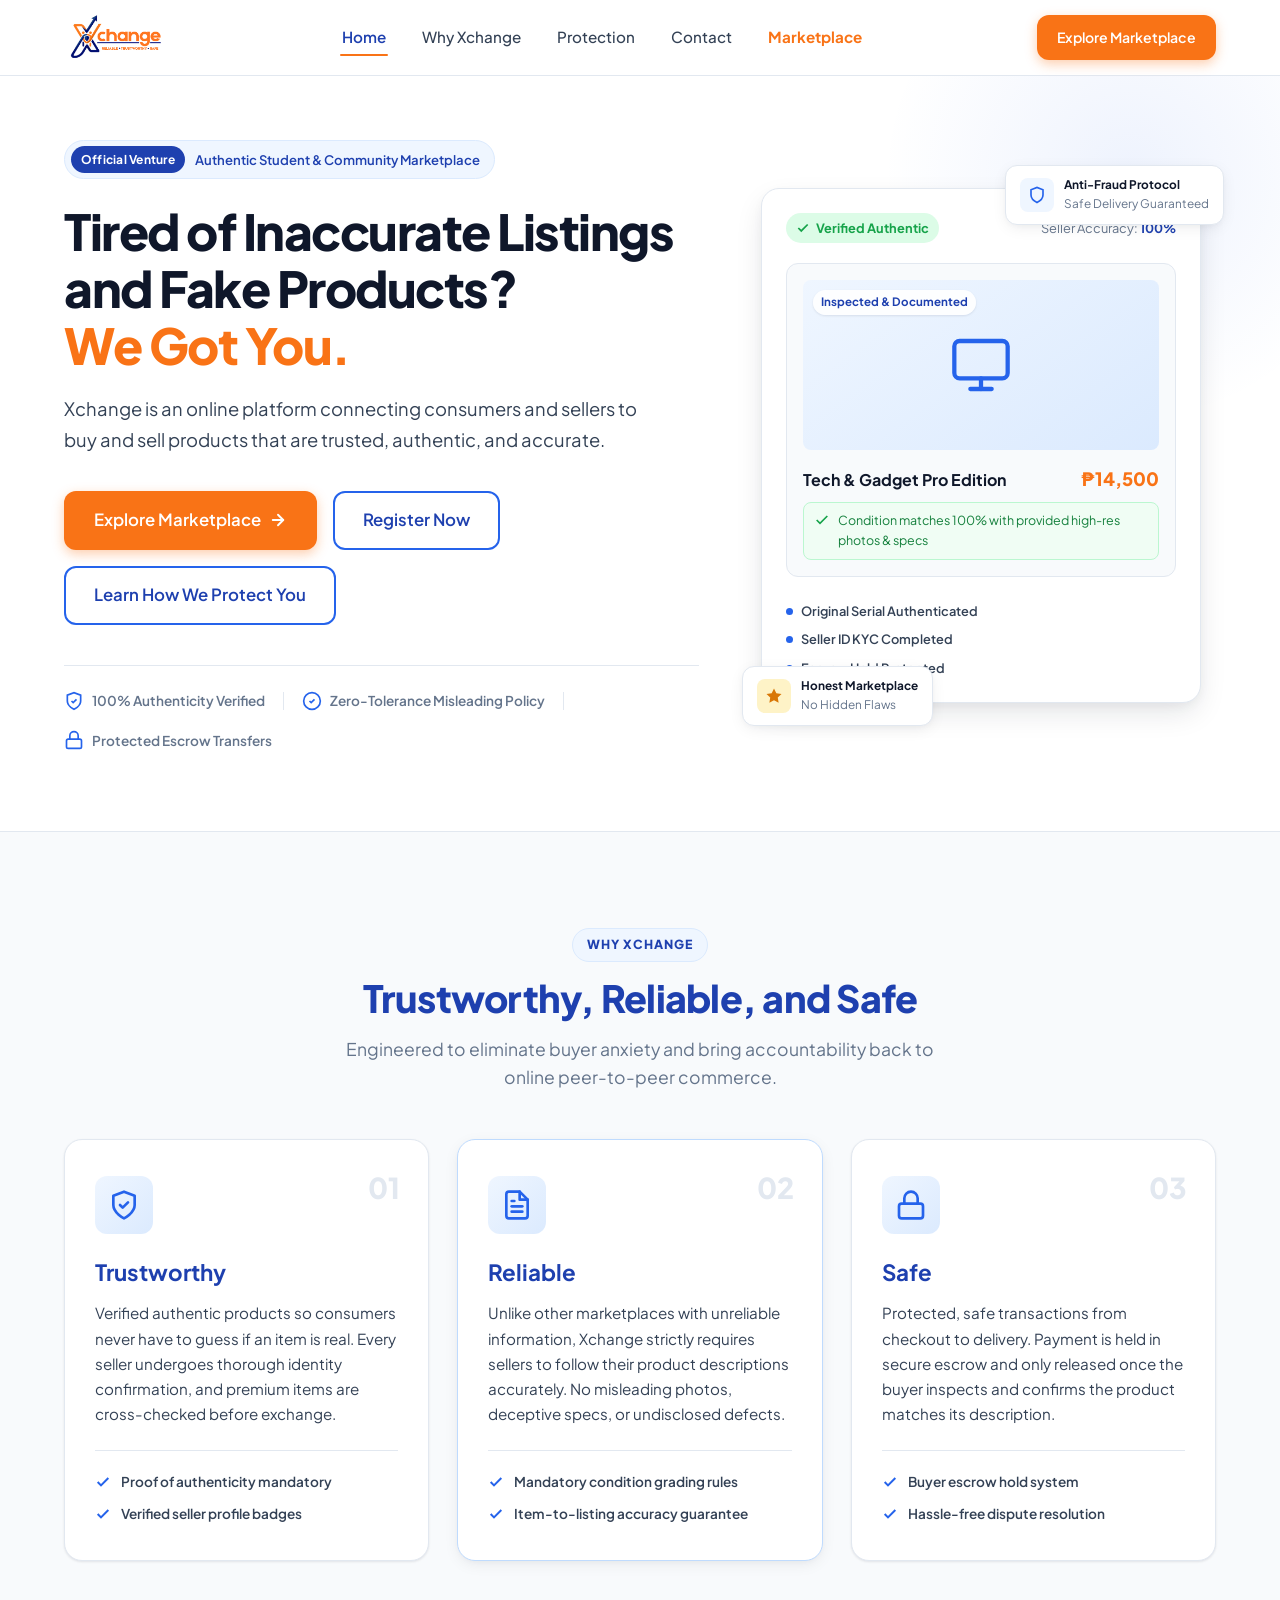
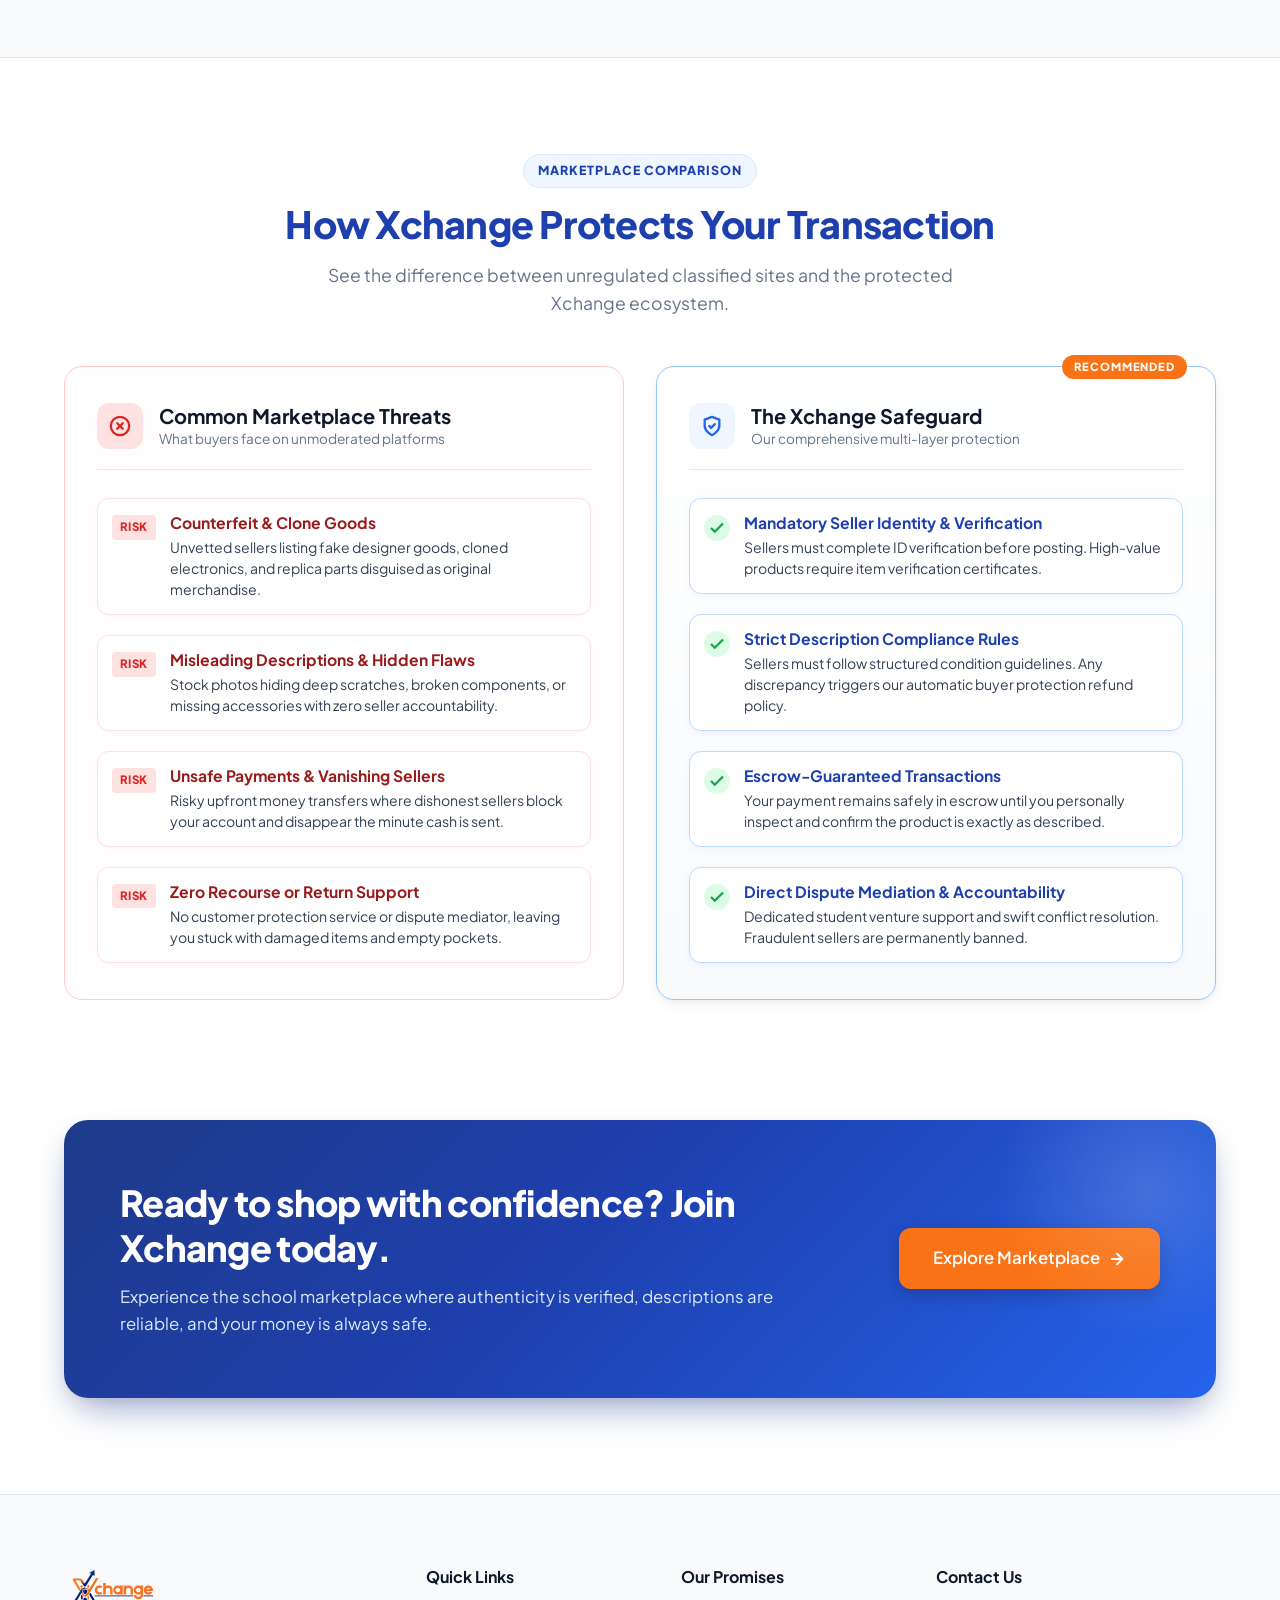
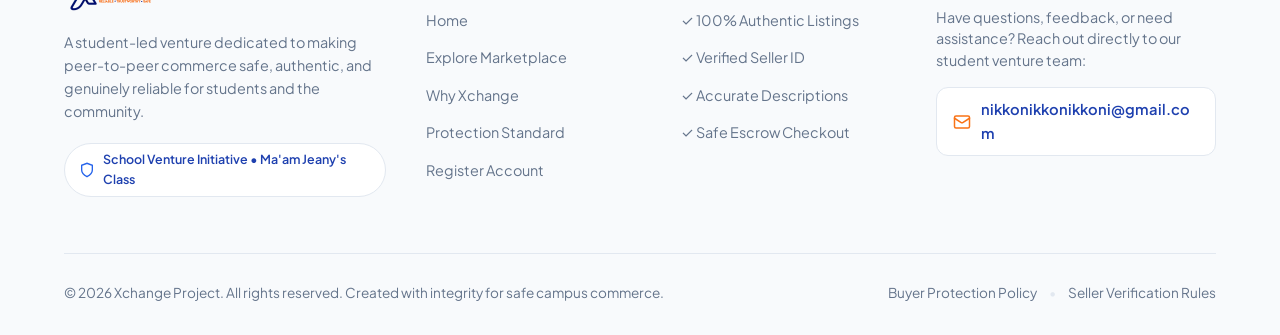
<file: index.html>
<!DOCTYPE html>
<html lang="en">

<head>
  <meta charset="UTF-8">
  <meta name="viewport" content="width=device-width, initial-scale=1.0">
  <meta name="description"
    content="Xchange - A trusted, reliable, and secure online platform connecting consumers and sellers for verified, authentic, and accurate product listings.">
  <title>Xchange | Trustworthy, Reliable & Secure Marketplace</title>

  <!-- Google Fonts: Inter -->
  <link rel="preconnect" href="https://fonts.googleapis.com">
  <link rel="preconnect" href="https://fonts.gstatic.com" crossorigin>
  <link
    href="https://fonts.googleapis.com/css2?family=Plus+Jakarta+Sans:wght@400;500;600;700;800&family=Inter:wght@400;500;600;700&display=swap"
    rel="stylesheet">

  <!-- Main Stylesheet -->
  <link rel="stylesheet" href="styles.css">
</head>

<body>

  <!-- ==================== NAVIGATION BAR ==================== -->
  <header class="navbar" id="top-navbar">
    <div class="nav-container">
      <!-- Brand Logo -->
      <a href="#home" class="logo" aria-label="Xchange Home">
        <img src="logo.png" alt="Xchange - Reliable, Trustworthy, Safe" class="logo-img">
      </a>

      <!-- Desktop Navigation Links -->
      <nav class="nav-links" id="nav-menu" aria-label="Primary Navigation">
        <a href="#home" class="nav-link active">Home</a>
        <a href="#why-xchange" class="nav-link">Why Xchange</a>
        <a href="#protection" class="nav-link">Protection</a>
        <a href="#contact" class="nav-link">Contact</a>
        <a href="shop.html" class="nav-link nav-link-highlight">Marketplace</a>
      </nav>

      <!-- Nav CTA & Mobile Hamburger -->
      <div class="nav-actions">
        <a href="shop.html" class="btn btn-primary btn-nav-cta">Explore Marketplace</a>
        <button type="button" class="mobile-toggle" id="mobile-toggle" aria-label="Toggle navigation menu"
          aria-expanded="false" aria-controls="nav-menu">
          <span class="hamburger-bar"></span>
          <span class="hamburger-bar"></span>
          <span class="hamburger-bar"></span>
        </button>
      </div>
    </div>
  </header>

  <!-- Mobile Navigation Drawer Backdrop -->
  <div class="mobile-overlay" id="mobile-overlay"></div>

  <main>
    <!-- ==================== HERO SECTION ==================== -->
    <section class="hero-section" id="home">
      <div class="container hero-container">
        <!-- Hero Content (Left) -->
        <div class="hero-content">
          <div class="hero-pill">
            <span class="pill-badge">Official Venture</span>
            <span class="pill-text">Authentic Student & Community Marketplace</span>
          </div>

          <h1 class="hero-title">
            Tired of Inaccurate Listings and Fake Products? <span class="text-gradient">We Got You.</span>
          </h1>

          <p class="hero-subheadline">
            Xchange is an online platform connecting consumers and sellers to buy and sell products that are trusted,
            authentic, and accurate.
          </p>

          <div class="hero-cta-group">
            <a href="shop.html" class="btn btn-primary btn-lg">
              <span>Explore Marketplace</span>
              <svg class="icon-arrow" width="18" height="18" viewBox="0 0 24 24" fill="none" stroke="currentColor"
                stroke-width="2.5" stroke-linecap="round" stroke-linejoin="round">
                <line x1="5" y1="12" x2="19" y2="12"></line>
                <polyline points="12 5 19 12 12 19"></polyline>
              </svg>
            </a>
            <button type="button" class="btn btn-outline btn-lg btn-register">
              <span>Register Now</span>
            </button>
            <a href="#protection" class="btn btn-outline btn-lg">
              <span>Learn How We Protect You</span>
            </a>
          </div>

          <!-- Micro Trust Stats -->
          <div class="hero-trust-bar">
            <div class="trust-item">
              <svg class="trust-icon" width="20" height="20" viewBox="0 0 24 24" fill="none" stroke="currentColor"
                stroke-width="2">
                <path d="M12 22s8-4 8-10V5l-8-3-8 3v7c0 6 8 10 8 10z"></path>
                <path d="m9 12 2 2 4-4"></path>
              </svg>
              <span>100% Authenticity Verified</span>
            </div>
            <div class="trust-divider"></div>
            <div class="trust-item">
              <svg class="trust-icon" width="20" height="20" viewBox="0 0 24 24" fill="none" stroke="currentColor"
                stroke-width="2">
                <circle cx="12" cy="12" r="10"></circle>
                <path d="m9 12 2 2 4-4"></path>
              </svg>
              <span>Zero-Tolerance Misleading Policy</span>
            </div>
            <div class="trust-divider"></div>
            <div class="trust-item">
              <svg class="trust-icon" width="20" height="20" viewBox="0 0 24 24" fill="none" stroke="currentColor"
                stroke-width="2">
                <rect x="3" y="11" width="18" height="11" rx="2" ry="2"></rect>
                <path d="M7 11V7a5 5 0 0 1 10 0v4"></path>
              </svg>
              <span>Protected Escrow Transfers</span>
            </div>
          </div>
        </div>

        <!-- Hero Visual Mockup (Right) -->
        <div class="hero-visual">
          <div class="visual-card">
            <!-- Simulated Verified Product Showcase -->
            <div class="visual-card-header">
              <div class="badge-status-verified">
                <svg width="14" height="14" viewBox="0 0 24 24" fill="none" stroke="currentColor" stroke-width="3">
                  <path d="M20 6L9 17l-5-5"></path>
                </svg>
                <span>Verified Authentic</span>
              </div>
              <span class="seller-score">Seller Accuracy: <strong>100%</strong></span>
            </div>

            <div class="product-preview">
              <div class="preview-image-placeholder">
                <div class="preview-glow"></div>
                <div class="preview-tag">Inspected & Documented</div>
                <div class="product-icon-wrap">
                  <svg width="64" height="64" viewBox="0 0 24 24" fill="none" stroke="#2563EB" stroke-width="1.6"
                    stroke-linecap="round" stroke-linejoin="round">
                    <rect x="2" y="3" width="20" height="14" rx="2" ry="2"></rect>
                    <line x1="8" y1="21" x2="16" y2="21"></line>
                    <line x1="12" y1="17" x2="12" y2="21"></line>
                  </svg>
                </div>
              </div>

              <div class="product-details">
                <div class="product-meta">
                  <h4 class="product-name">Tech & Gadget Pro Edition</h4>
                  <span class="product-price">₱14,500</span>
                </div>
                <p class="product-desc-check">
                  <svg width="16" height="16" viewBox="0 0 24 24" fill="none" stroke="#16A34A" stroke-width="2.5">
                    <polyline points="20 6 9 17 4 12"></polyline>
                  </svg>
                  <span>Condition matches 100% with provided high-res photos & specs</span>
                </p>
              </div>
            </div>

            <!-- Verification Checklist inside card -->
            <div class="verification-mini-list">
              <div class="mini-check">
                <span class="check-dot"></span>
                <span>Original Serial Authenticated</span>
              </div>
              <div class="mini-check">
                <span class="check-dot"></span>
                <span>Seller ID KYC Completed</span>
              </div>
              <div class="mini-check">
                <span class="check-dot"></span>
                <span>Escrow Hold Protected</span>
              </div>
            </div>

            <!-- Floating Badge Elements -->
            <div class="floating-badge floating-badge-top">
              <div class="badge-icon shield-bg">
                <svg width="18" height="18" viewBox="0 0 24 24" fill="none" stroke="#2563EB" stroke-width="2.2">
                  <path d="M12 22s8-4 8-10V5l-8-3-8 3v7c0 6 8 10 8 10z"></path>
                </svg>
              </div>
              <div class="badge-text">
                <strong>Anti-Fraud Protocol</strong>
                <span>Safe Delivery Guaranteed</span>
              </div>
            </div>

            <div class="floating-badge floating-badge-bottom">
              <div class="badge-icon star-bg">
                <svg width="18" height="18" viewBox="0 0 24 24" fill="currentColor" stroke="none">
                  <polygon
                    points="12 2 15.09 8.26 22 9.27 17 14.14 18.18 21.02 12 17.77 5.82 21.02 7 14.14 2 9.27 8.91 8.26 12 2">
                  </polygon>
                </svg>
              </div>
              <div class="badge-text">
                <strong>Honest Marketplace</strong>
                <span>No Hidden Flaws</span>
              </div>
            </div>
          </div>
        </div>
      </div>
    </section>

    <!-- ==================== CORE VALUES SECTION ==================== -->
    <section class="values-section" id="why-xchange">
      <div class="container">
        <div class="section-header text-center">
          <span class="section-tag">WHY XCHANGE</span>
          <h2 class="section-title">Trustworthy, Reliable, and Safe</h2>
          <p class="section-subtitle">
            Engineered to eliminate buyer anxiety and bring accountability back to online peer-to-peer commerce.
          </p>
        </div>

        <div class="values-grid">
          <!-- Card 1: Trustworthy -->
          <div class="value-card">
            <div class="value-icon-box">
              <svg width="32" height="32" viewBox="0 0 24 24" fill="none" stroke="currentColor" stroke-width="2"
                stroke-linecap="round" stroke-linejoin="round">
                <path d="M12 22s8-4 8-10V5l-8-3-8 3v7c0 6 8 10 8 10z"></path>
                <path d="m9 12 2 2 4-4"></path>
              </svg>
            </div>
            <span class="value-number">01</span>
            <h3 class="value-title">Trustworthy</h3>
            <p class="value-description">
              Verified authentic products so consumers never have to guess if an item is real. Every seller undergoes
              thorough identity confirmation, and premium items are cross-checked before exchange.
            </p>
            <ul class="value-perks">
              <li>
                <svg width="16" height="16" viewBox="0 0 24 24" fill="none" stroke="currentColor" stroke-width="3">
                  <polyline points="20 6 9 17 4 12"></polyline>
                </svg>
                <span>Proof of authenticity mandatory</span>
              </li>
              <li>
                <svg width="16" height="16" viewBox="0 0 24 24" fill="none" stroke="currentColor" stroke-width="3">
                  <polyline points="20 6 9 17 4 12"></polyline>
                </svg>
                <span>Verified seller profile badges</span>
              </li>
            </ul>
          </div>

          <!-- Card 2: Reliable -->
          <div class="value-card highlight-card">
            <div class="value-icon-box">
              <svg width="32" height="32" viewBox="0 0 24 24" fill="none" stroke="currentColor" stroke-width="2"
                stroke-linecap="round" stroke-linejoin="round">
                <path d="M14 2H6a2 2 0 0 0-2 2v16a2 2 0 0 0 2 2h12a2 2 0 0 0 2-2V8z"></path>
                <polyline points="14 2 14 8 20 8"></polyline>
                <line x1="16" y1="13" x2="8" y2="13"></line>
                <line x1="16" y1="17" x2="8" y2="17"></line>
                <polyline points="10 9 9 9 8 9"></polyline>
              </svg>
            </div>
            <span class="value-number">02</span>
            <h3 class="value-title">Reliable</h3>
            <p class="value-description">
              Unlike other marketplaces with unreliable information, Xchange strictly requires sellers to follow their
              product descriptions accurately. No misleading photos, deceptive specs, or undisclosed defects.
            </p>
            <ul class="value-perks">
              <li>
                <svg width="16" height="16" viewBox="0 0 24 24" fill="none" stroke="currentColor" stroke-width="3">
                  <polyline points="20 6 9 17 4 12"></polyline>
                </svg>
                <span>Mandatory condition grading rules</span>
              </li>
              <li>
                <svg width="16" height="16" viewBox="0 0 24 24" fill="none" stroke="currentColor" stroke-width="3">
                  <polyline points="20 6 9 17 4 12"></polyline>
                </svg>
                <span>Item-to-listing accuracy guarantee</span>
              </li>
            </ul>
          </div>

          <!-- Card 3: Secure -->
          <div class="value-card">
            <div class="value-icon-box">
              <svg width="32" height="32" viewBox="0 0 24 24" fill="none" stroke="currentColor" stroke-width="2"
                stroke-linecap="round" stroke-linejoin="round">
                <rect x="3" y="11" width="18" height="11" rx="2" ry="2"></rect>
                <path d="M7 11V7a5 5 0 0 1 10 0v4"></path>
              </svg>
            </div>
            <span class="value-number">03</span>
            <h3 class="value-title">Safe</h3>
            <p class="value-description">
              Protected, safe transactions from checkout to delivery. Payment is held in secure escrow and only released
              once the buyer inspects and confirms the product matches its description.
            </p>
            <ul class="value-perks">
              <li>
                <svg width="16" height="16" viewBox="0 0 24 24" fill="none" stroke="currentColor" stroke-width="3">
                  <polyline points="20 6 9 17 4 12"></polyline>
                </svg>
                <span>Buyer escrow hold system</span>
              </li>
              <li>
                <svg width="16" height="16" viewBox="0 0 24 24" fill="none" stroke="currentColor" stroke-width="3">
                  <polyline points="20 6 9 17 4 12"></polyline>
                </svg>
                <span>Hassle-free dispute resolution</span>
              </li>
            </ul>
          </div>
        </div>
      </div>
    </section>

    <!-- ==================== THREAT PROTECTION SECTION ==================== -->
    <section class="protection-section" id="protection">
      <div class="container">
        <div class="section-header text-center">
          <span class="section-tag">MARKETPLACE COMPARISON</span>
          <h2 class="section-title">How Xchange Protects Your Transaction</h2>
          <p class="section-subtitle">
            See the difference between unregulated classified sites and the protected Xchange ecosystem.
          </p>
        </div>

        <div class="comparison-grid">
          <!-- Column 1: Common Threats (Other Marketplaces) -->
          <div class="comparison-col threats-col">
            <div class="comparison-header">
              <div class="threat-icon-badge">
                <svg width="22" height="22" viewBox="0 0 24 24" fill="none" stroke="currentColor" stroke-width="2.5"
                  stroke-linecap="round" stroke-linejoin="round">
                  <circle cx="12" cy="12" r="10"></circle>
                  <line x1="15" y1="9" x2="9" y2="15"></line>
                  <line x1="9" y1="9" x2="15" y2="15"></line>
                </svg>
              </div>
              <div>
                <h3 class="col-title">Common Marketplace Threats</h3>
                <p class="col-subtitle">What buyers face on unmoderated platforms</p>
              </div>
            </div>

            <div class="threat-items">
              <div class="threat-item">
                <div class="threat-badge">Risk</div>
                <div class="threat-text">
                  <h4>Counterfeit & Clone Goods</h4>
                  <p>Unvetted sellers listing fake designer goods, cloned electronics, and replica parts disguised as
                    original merchandise.</p>
                </div>
              </div>

              <div class="threat-item">
                <div class="threat-badge">Risk</div>
                <div class="threat-text">
                  <h4>Misleading Descriptions & Hidden Flaws</h4>
                  <p>Stock photos hiding deep scratches, broken components, or missing accessories with zero seller
                    accountability.</p>
                </div>
              </div>

              <div class="threat-item">
                <div class="threat-badge">Risk</div>
                <div class="threat-text">
                  <h4>Unsafe Payments & Vanishing Sellers</h4>
                  <p>Risky upfront money transfers where dishonest sellers block your account and disappear the minute
                    cash is sent.</p>
                </div>
              </div>

              <div class="threat-item">
                <div class="threat-badge">Risk</div>
                <div class="threat-text">
                  <h4>Zero Recourse or Return Support</h4>
                  <p>No customer protection service or dispute mediator, leaving you stuck with damaged items and empty
                    pockets.</p>
                </div>
              </div>
            </div>
          </div>

          <!-- Column 2: Xchange Protection Standard -->
          <div class="comparison-col solution-col">
            <div class="comparison-header">
              <div class="solution-icon-badge">
                <svg width="22" height="22" viewBox="0 0 24 24" fill="none" stroke="currentColor" stroke-width="2.5"
                  stroke-linecap="round" stroke-linejoin="round">
                  <path d="M12 22s8-4 8-10V5l-8-3-8 3v7c0 6 8 10 8 10z"></path>
                  <path d="m9 12 2 2 4-4"></path>
                </svg>
              </div>
              <div>
                <h3 class="col-title">The Xchange Safeguard</h3>
                <p class="col-subtitle">Our comprehensive multi-layer protection</p>
              </div>
            </div>

            <div class="solution-items">
              <div class="solution-item">
                <div class="solution-check">
                  <svg width="18" height="18" viewBox="0 0 24 24" fill="none" stroke="currentColor" stroke-width="3">
                    <polyline points="20 6 9 17 4 12"></polyline>
                  </svg>
                </div>
                <div class="solution-text">
                  <h4>Mandatory Seller Identity & Verification</h4>
                  <p>Sellers must complete ID verification before posting. High-value products require item verification
                    certificates.</p>
                </div>
              </div>

              <div class="solution-item">
                <div class="solution-check">
                  <svg width="18" height="18" viewBox="0 0 24 24" fill="none" stroke="currentColor" stroke-width="3">
                    <polyline points="20 6 9 17 4 12"></polyline>
                  </svg>
                </div>
                <div class="solution-text">
                  <h4>Strict Description Compliance Rules</h4>
                  <p>Sellers must follow structured condition guidelines. Any discrepancy triggers our automatic buyer
                    protection refund policy.</p>
                </div>
              </div>

              <div class="solution-item">
                <div class="solution-check">
                  <svg width="18" height="18" viewBox="0 0 24 24" fill="none" stroke="currentColor" stroke-width="3">
                    <polyline points="20 6 9 17 4 12"></polyline>
                  </svg>
                </div>
                <div class="solution-text">
                  <h4>Escrow-Guaranteed Transactions</h4>
                  <p>Your payment remains safely in escrow until you personally inspect and confirm the product is
                    exactly as described.</p>
                </div>
              </div>

              <div class="solution-item">
                <div class="solution-check">
                  <svg width="18" height="18" viewBox="0 0 24 24" fill="none" stroke="currentColor" stroke-width="3">
                    <polyline points="20 6 9 17 4 12"></polyline>
                  </svg>
                </div>
                <div class="solution-text">
                  <h4>Direct Dispute Mediation & Accountability</h4>
                  <p>Dedicated student venture support and swift conflict resolution. Fraudulent sellers are permanently
                    banned.</p>
                </div>
              </div>
            </div>
          </div>
        </div>
      </div>
    </section>

    <!-- ==================== CALL TO ACTION BANNER ==================== -->
    <section class="cta-banner-section">
      <div class="container">
        <div class="cta-banner-box">
          <div class="cta-banner-content">
            <h2 class="cta-title">Ready to shop with confidence? Join Xchange today.</h2>
            <p class="cta-desc">
              Experience the school marketplace where authenticity is verified, descriptions are reliable, and your
              money is always safe.
            </p>
          </div>
          <div class="cta-banner-action">
            <a href="shop.html" class="btn btn-primary btn-banner">
              <span>Explore Marketplace</span>
              <svg width="18" height="18" viewBox="0 0 24 24" fill="none" stroke="currentColor" stroke-width="2.5"
                stroke-linecap="round" stroke-linejoin="round">
                <line x1="5" y1="12" x2="19" y2="12"></line>
                <polyline points="12 5 19 12 12 19"></polyline>
              </svg>
            </a>
          </div>
        </div>
      </div>
    </section>
  </main>

  <!-- ==================== FOOTER ==================== -->
  <footer class="footer" id="contact">
    <div class="container">
      <div class="footer-grid">
        <!-- Brand & Mission Column -->
        <div class="footer-col footer-brand-col">
            <a href="#home" class="logo footer-logo" aria-label="Xchange Home">
              <img src="logo.png" alt="Xchange - Reliable, Trustworthy, Safe" class="logo-img footer-logo-img">
            </a>
            <p class="footer-desc">
              A student-led venture dedicated to making peer-to-peer commerce safe, authentic, and genuinely reliable
              for students and the community.
            </p>
            <div class="footer-badge">
              <svg width="16" height="16" viewBox="0 0 24 24" fill="none" stroke="currentColor" stroke-width="2">
                <path d="M12 22s8-4 8-10V5l-8-3-8 3v7c0 6 8 10 8 10z"></path>
              </svg>
              <span>School Venture Initiative • Ma'am Jeany's Class</span>
            </div>
        </div>

        <!-- Quick Links Column -->
        <div class="footer-col">
          <h4 class="footer-heading">Quick Links</h4>
          <ul class="footer-links">
            <li><a href="#home">Home</a></li>
            <li><a href="shop.html">Explore Marketplace</a></li>
            <li><a href="#why-xchange">Why Xchange</a></li>
            <li><a href="#protection">Protection Standard</a></li>
            <li><a href="#register" class="btn-register">Register Account</a></li>
          </ul>
        </div>

        <!-- Platform Pillars Column -->
        <div class="footer-col">
          <h4 class="footer-heading">Our Promises</h4>
          <ul class="footer-links">
            <li><span>✓ 100% Authentic Listings</span></li>
            <li><span>✓ Verified Seller ID</span></li>
            <li><span>✓ Accurate Descriptions</span></li>
            <li><span>✓ Safe Escrow Checkout</span></li>
          </ul>
        </div>

        <!-- Contact Column -->
        <div class="footer-col">
          <h4 class="footer-heading">Contact Us</h4>
          <p class="footer-contact-text">
            Have questions, feedback, or need assistance? Reach out directly to our student venture team:
          </p>
          <a href="mailto:nikkonikkonikkoni@gmail.com" class="footer-email-link">
            <svg width="18" height="18" viewBox="0 0 24 24" fill="none" stroke="currentColor" stroke-width="2"
              stroke-linecap="round" stroke-linejoin="round">
              <rect x="2" y="4" width="20" height="16" rx="2"></rect>
              <path d="m22 7-8.97 5.7a1.94 1.94 0 0 1-2.06 0L2 7"></path>
            </svg>
            <span>nikkonikkonikkoni@gmail.com</span>
          </a>
        </div>
      </div>

      <!-- Footer Bottom -->
      <div class="footer-bottom">
        <p>&copy; 2026 Xchange Project. All rights reserved. Created with integrity for safe campus commerce.</p>
        <div class="footer-bottom-links">
          <a href="#protection">Buyer Protection Policy</a>
          <span class="sep">•</span>
          <a href="#why-xchange">Seller Verification Rules</a>
        </div>
      </div>
    </div>
  </footer>

  <!-- ==================== REGISTRATION MODAL ==================== -->
  <div class="modal-overlay" id="register-modal" role="dialog" aria-modal="true" aria-labelledby="modal-title"
    aria-hidden="true">
    <div class="modal-dialog">
      <!-- Close Button -->
      <button type="button" class="modal-close" id="modal-close-btn" aria-label="Close Registration Dialog">
        &times;
      </button>

      <!-- Modal State 1: Registration Form -->
      <div class="modal-form-view" id="modal-form-view">
        <div class="modal-header">
          <div class="modal-logo">
            <img src="logo.png" alt="Xchange Logo" class="logo-img modal-logo-img">
          </div>
          <h3 class="modal-title" id="modal-title">Join Xchange Today</h3>
          <p class="modal-subtitle">Register to buy or sell authentic, verified products with full transaction
            protection.</p>
        </div>

        <form id="registration-form" class="registration-form" novalidate>
          <!-- Full Name -->
          <div class="form-group">
            <label for="reg-name" class="form-label">Full Name <span class="required">*</span></label>
            <input type="text" id="reg-name" name="name" class="form-control" placeholder="e.g. Maria Santos" required
              autocomplete="name">
            <span class="form-error" id="name-error">Please enter your full name.</span>
          </div>

          <!-- Email Address -->
          <div class="form-group">
            <label for="reg-email" class="form-label">Email Address <span class="required">*</span></label>
            <input type="email" id="reg-email" name="email" class="form-control" placeholder="e.g. maria@school.edu"
              required autocomplete="email">
            <span class="form-error" id="email-error">Please enter a valid email address.</span>
          </div>

          <!-- Role Selector -->
          <div class="form-group">
            <label class="form-label">I want to join as: <span class="required">*</span></label>
            <div class="role-selector-grid">
              <label class="role-option active" for="role-buyer">
                <input type="radio" id="role-buyer" name="userRole" value="Buyer" checked>
                <div class="role-card-content">
                  <div class="role-header">
                    <span class="role-title">Buyer</span>
                    <span class="role-radio-dot"></span>
                  </div>
                  <span class="role-desc">Browse & purchase authentic items safely with escrow protection.</span>
                </div>
              </label>

              <label class="role-option" for="role-seller">
                <input type="radio" id="role-seller" name="userRole" value="Seller">
                <div class="role-card-content">
                  <div class="role-header">
                    <span class="role-title">Seller</span>
                    <span class="role-radio-dot"></span>
                  </div>
                  <span class="role-desc">List accurate items and reach trustworthy buyers who value
                    authenticity.</span>
                </div>
              </label>
            </div>
          </div>

          <!-- Terms Checkbox -->
          <div class="form-group form-check">
            <label class="checkbox-label" for="reg-terms">
              <input type="checkbox" id="reg-terms" name="terms" required checked>
              <span class="checkbox-custom"></span>
              <span class="checkbox-text">
                I agree to the Xchange <a href="#protection" class="link-inline">Authenticity & Accurate Listing
                  Guidelines</a>.
              </span>
            </label>
            <span class="form-error" id="terms-error">You must agree to the guidelines to continue.</span>
          </div>

          <!-- Submit Button -->
          <button type="submit" class="btn btn-primary btn-block btn-submit" id="submit-btn">
            <span class="btn-text">Create Account</span>
            <span class="btn-spinner" aria-hidden="true"></span>
          </button>
        </form>
      </div>

      <!-- Modal State 2: Confirmation Message -->
      <div class="modal-success-view" id="modal-success-view" style="display: none;">
        <div class="success-icon-wrap">
          <svg width="48" height="48" viewBox="0 0 24 24" fill="none" stroke="#16A34A" stroke-width="2.5"
            stroke-linecap="round" stroke-linejoin="round">
            <path d="M22 11.08V12a10 10 0 1 1-5.93-9.14"></path>
            <polyline points="22 4 12 14.01 9 11.01"></polyline>
          </svg>
        </div>
        <h3 class="success-title">Account Created Successfully!</h3>
        <p class="success-message">
          Welcome to Xchange, <strong id="success-user-name">Friend</strong>! Your registration as a <strong
            id="success-user-role">Buyer</strong> has been confirmed.
        </p>
        <div class="success-details-box">
          <p>We've sent a verification link and onboarding guide to:</p>
          <p class="success-user-email" id="success-user-email">user@example.com</p>
        </div>
        <p class="success-note">
          You are now ready to experience a marketplace with verified authenticity and 100% accurate listings.
        </p>
        <button type="button" class="btn btn-primary btn-block" id="modal-done-btn">
          Start Exploring Xchange
        </button>
      </div>
    </div>
  </div>

  <!-- Main JavaScript File -->
  <script src="script.js"></script>
</body>

</html>
</file>
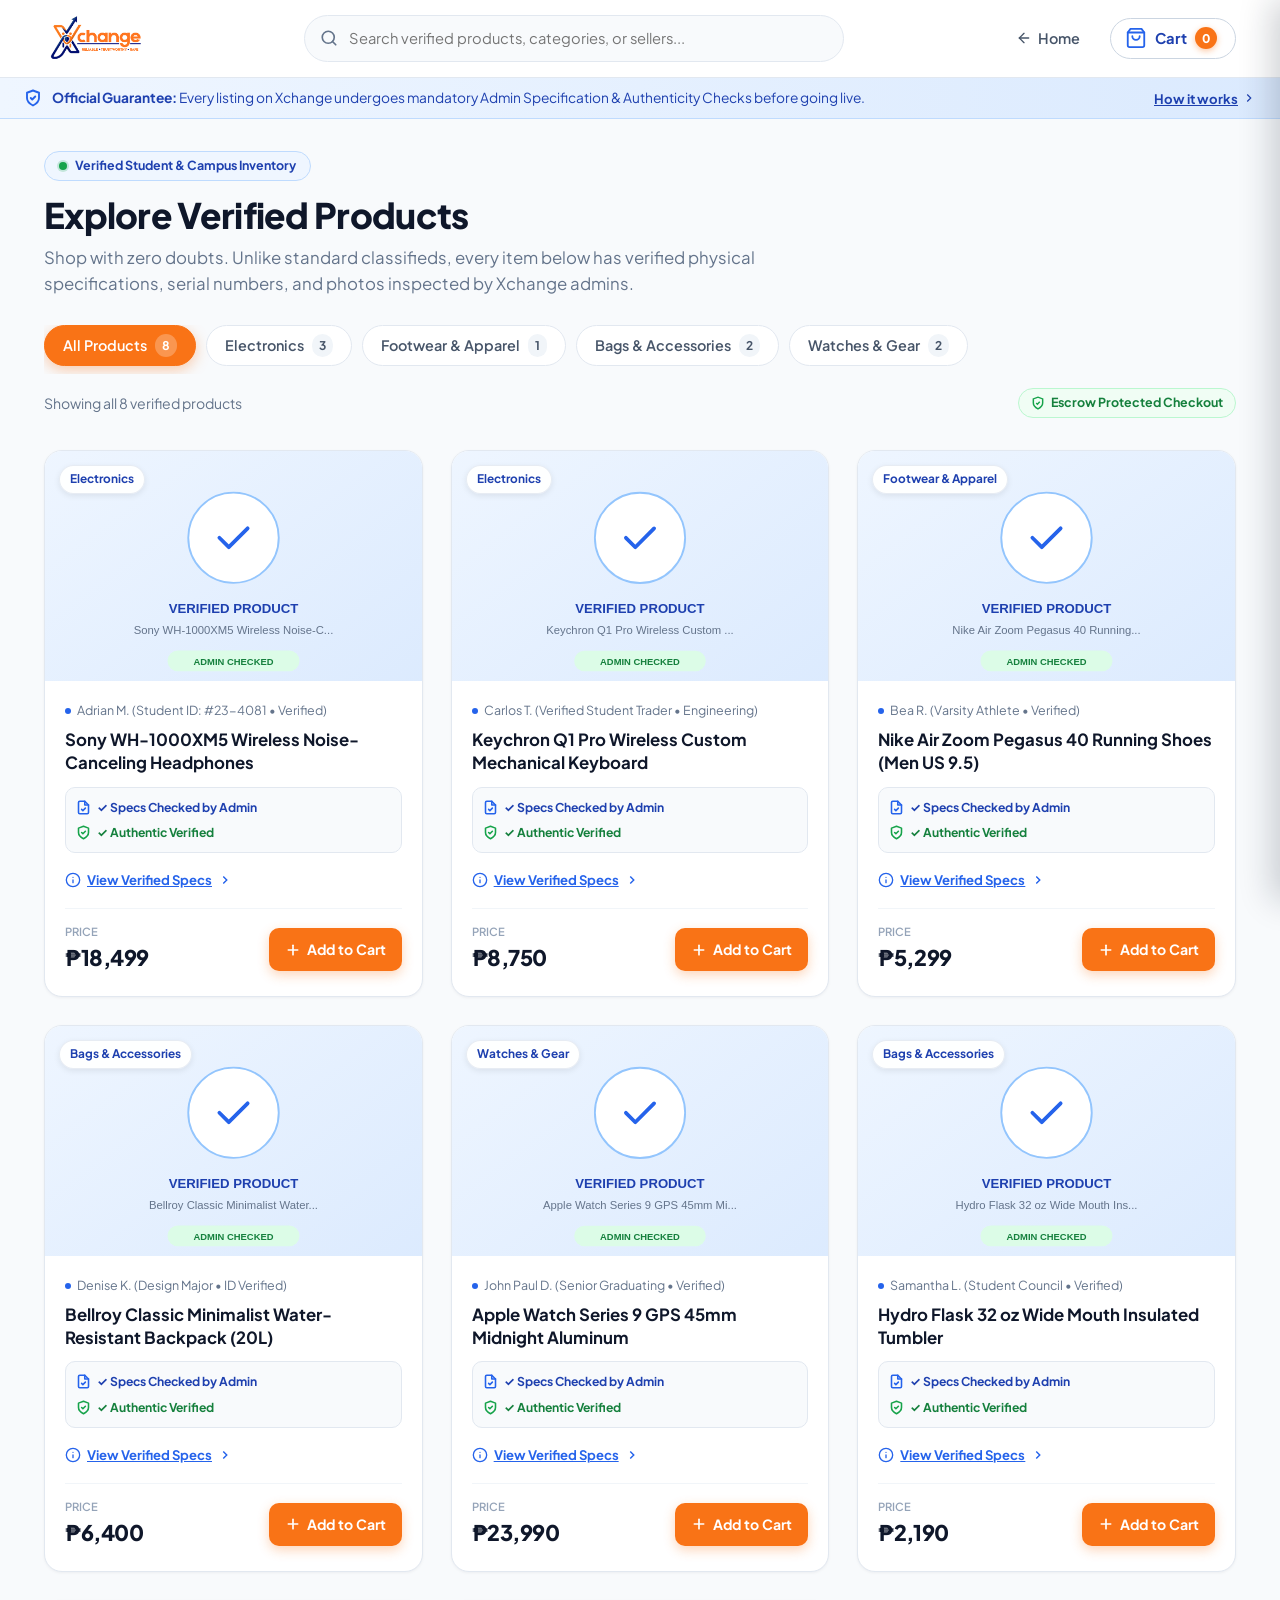
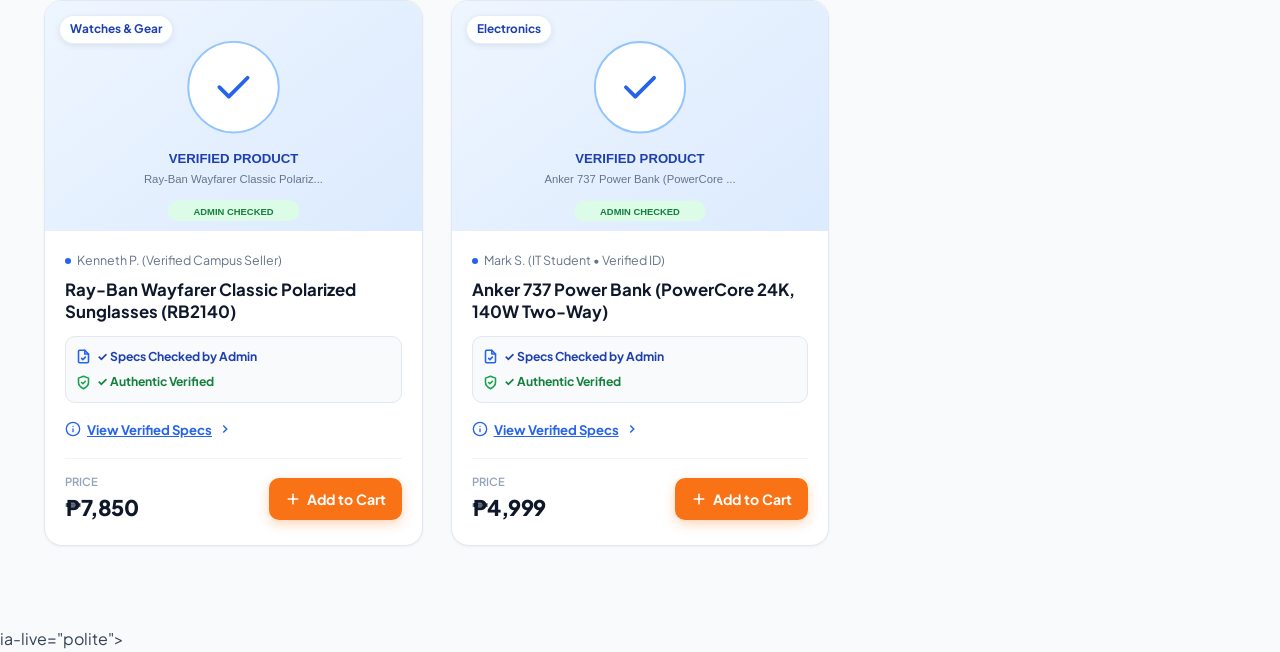
<file: shop.html>
<!DOCTYPE html>
<html lang="en">
<head>
  <meta charset="UTF-8">
  <meta name="viewport" content="width=device-width, initial-scale=1.0">
  <meta name="description" content="Xchange Marketplace - Buy and sell authentic, admin-verified products with zero inaccurate listings and full escrow protection.">
  <title>Xchange Marketplace | Verified, Authentic & Accurate Products</title>

  <!-- Google Fonts: Plus Jakarta Sans & Inter -->
  <link rel="preconnect" href="https://fonts.googleapis.com">
  <link rel="preconnect" href="https://fonts.gstatic.com" crossorigin>
  <link href="https://fonts.googleapis.com/css2?family=Plus+Jakarta+Sans:wght@400;500;600;700;800&family=Inter:wght@400;500;600;700&display=swap" rel="stylesheet">

  <!-- Core Theme & Shop Stylesheets -->
  <link rel="stylesheet" href="styles.css">
  <link rel="stylesheet" href="shop.css">
</head>
<body class="shop-page">

  <!-- ==================== SHOP NAVBAR ==================== -->
  <header class="shop-navbar" id="shop-navbar">
    <div class="shop-nav-container">
      
      <!-- Brand Logo linking back to landing page -->
      <a href="index.html" class="logo shop-logo" aria-label="Xchange Home">
        <img src="logo.png" alt="Xchange - Reliable, Trustworthy, Safe" class="logo-img" onerror="this.style.display='none'; document.getElementById('logo-text-fallback').style.display='inline-flex';">
        <span id="logo-text-fallback" class="logo-text-fallback" style="display:none;"><span class="logo-x">X</span><span class="logo-change">change</span></span>
      </a>

      <!-- Functional Real-Time Search Bar -->
      <div class="shop-search-wrapper" role="search">
        <svg class="search-icon" width="18" height="18" viewBox="0 0 24 24" fill="none" stroke="currentColor" stroke-width="2.2" stroke-linecap="round" stroke-linejoin="round" aria-hidden="true">
          <circle cx="11" cy="11" r="8"></circle>
          <line x1="21" y1="21" x2="16.65" y2="16.65"></line>
        </svg>
        <input 
          type="search" 
          id="search-input" 
          class="shop-search-input" 
          placeholder="Search verified products, categories, or sellers..." 
          aria-label="Search verified products" 
          autocomplete="off"
        >
        <button type="button" id="search-clear-btn" class="search-clear-btn" aria-label="Clear search" title="Clear search" style="display: none;">
          &times;
        </button>
      </div>

      <!-- Nav Actions (Home Link + Cart Button) -->
      <div class="shop-nav-actions">
        <a href="index.html" class="shop-back-link">
          <svg width="16" height="16" viewBox="0 0 24 24" fill="none" stroke="currentColor" stroke-width="2" stroke-linecap="round" stroke-linejoin="round">
            <line x1="19" y1="12" x2="5" y2="12"></line>
            <polyline points="12 19 5 12 12 5"></polyline>
          </svg>
          <span>Home</span>
        </a>

        <!-- Interactive Cart Button with Live Counter Badge -->
        <button type="button" id="cart-btn" class="btn-cart-toggle" aria-label="View shopping cart" aria-haspopup="dialog">
          <svg class="cart-icon" width="22" height="22" viewBox="0 0 24 24" fill="none" stroke="currentColor" stroke-width="2" stroke-linecap="round" stroke-linejoin="round">
            <path d="M6 2L3 6v14a2 2 0 0 0 2 2h14a2 2 0 0 0 2-2V6l-3-4z"></path>
            <line x1="3" y1="6" x2="21" y2="6"></line>
            <path d="M16 10a4 4 0 0 1-8 0"></path>
          </svg>
          <span class="cart-label">Cart</span>
          <span id="cart-count-badge" class="cart-badge" aria-live="polite">0</span>
        </button>
      </div>
    </div>
  </header>

  <!-- ==================== TRUST SUB-BANNER ==================== -->
  <div class="trust-sub-banner" role="status">
    <div class="trust-sub-container">
      <div class="trust-sub-content">
        <svg class="trust-sub-icon" width="18" height="18" viewBox="0 0 24 24" fill="none" stroke="currentColor" stroke-width="2.5" stroke-linecap="round" stroke-linejoin="round">
          <path d="M12 22s8-4 8-10V5l-8-3-8 3v7c0 6 8 10 8 10z"></path>
          <polyline points="9 12 11 14 15 10"></polyline>
        </svg>
        <span class="trust-sub-text">
          <strong>Official Guarantee:</strong> Every listing on Xchange undergoes mandatory Admin Specification & Authenticity Checks before going live.
        </span>
      </div>
      <a href="index.html#protection" class="trust-sub-link">
        <span>How it works</span>
        <svg width="14" height="14" viewBox="0 0 24 24" fill="none" stroke="currentColor" stroke-width="2">
          <polyline points="9 18 15 12 9 6"></polyline>
        </svg>
      </a>
    </div>
  </div>

  <!-- ==================== MAIN MARKETPLACE CONTENT ==================== -->
  <main class="shop-main">
    <div class="container shop-container">

      <!-- Header & Subtitle -->
      <section class="marketplace-intro">
        <div class="intro-badge">
          <span class="badge-dot"></span>
          <span>Verified Student & Campus Inventory</span>
        </div>
        <h1 class="marketplace-title">Explore Verified Products</h1>
        <p class="marketplace-subtitle">
          Shop with zero doubts. Unlike standard classifieds, every item below has verified physical specifications, serial numbers, and photos inspected by Xchange admins.
        </p>
      </section>

      <!-- Category Filter Pills -->
      <section class="category-filters-section" aria-label="Product Categories">
        <div class="category-pills-wrapper" role="tablist">
          <button type="button" class="category-pill active" data-category="all" role="tab" aria-selected="true">
            <span>All Products</span>
            <span class="pill-count" id="count-all">8</span>
          </button>
          <button type="button" class="category-pill" data-category="Electronics" role="tab" aria-selected="false">
            <span>Electronics</span>
            <span class="pill-count" id="count-electronics">3</span>
          </button>
          <button type="button" class="category-pill" data-category="Footwear & Apparel" role="tab" aria-selected="false">
            <span>Footwear & Apparel</span>
            <span class="pill-count" id="count-footwear">1</span>
          </button>
          <button type="button" class="category-pill" data-category="Bags & Accessories" role="tab" aria-selected="false">
            <span>Bags & Accessories</span>
            <span class="pill-count" id="count-bags">2</span>
          </button>
          <button type="button" class="category-pill" data-category="Watches & Gear" role="tab" aria-selected="false">
            <span>Watches & Gear</span>
            <span class="pill-count" id="count-watches">2</span>
          </button>
        </div>

        <!-- Filter Status Bar -->
        <div class="filter-status-bar">
          <span id="results-count-text" class="results-count-text">Showing all 8 verified products</span>
          <div class="escrow-guarantee-pill">
            <svg width="14" height="14" viewBox="0 0 24 24" fill="none" stroke="#16A34A" stroke-width="2.5">
              <path d="M12 22s8-4 8-10V5l-8-3-8 3v7c0 6 8 10 8 10z"></path>
              <polyline points="9 12 11 14 15 10"></polyline>
            </svg>
            <span>Escrow Protected Checkout</span>
          </div>
        </div>
      </section>

      <!-- Products Grid (Populated dynamically via shop.js) -->
      <section class="products-grid-section">
        <div class="products-grid" id="products-grid" aria-live="polite">
          <!-- Dynamically populated product cards -->
        </div>

        <!-- Empty Search Results State -->
        <div class="empty-results-state" id="empty-results" style="display: none;">
          <div class="empty-icon-wrap">
            <svg width="48" height="48" viewBox="0 0 24 24" fill="none" stroke="#64748B" stroke-width="1.8" stroke-linecap="round" stroke-linejoin="round">
              <circle cx="11" cy="11" r="8"></circle>
              <line x1="21" y1="21" x2="16.65" y2="16.65"></line>
              <line x1="8" y1="11" x2="14" y2="11"></line>
            </svg>
          </div>
          <h3 class="empty-title">No verified products found</h3>
          <p class="empty-desc">We couldn't find any items matching your search or category filter. Try checking for typos or searching a different term.</p>
          <button type="button" class="btn btn-outline" id="reset-filters-btn">Reset All Filters</button>
        </div>
      </section>

    </div>
  </main>

  <!-- ==================== SLIDE-OVER CART DRAWER ==================== -->
  <div class="cart-drawer-backdrop" id="cart-backdrop" aria-hidden="true"></div>
  
  <aside class="cart-drawer" id="cart-drawer" role="dialog" aria-modal="true" aria-labelledby="cart-drawer-title" aria-hidden="true">
    <div class="cart-drawer-header">
      <div class="cart-drawer-title-wrap">
        <svg width="22" height="22" viewBox="0 0 24 24" fill="none" stroke="#1E40AF" stroke-width="2" stroke-linecap="round" stroke-linejoin="round">
          <path d="M6 2L3 6v14a2 2 0 0 0 2 2h14a2 2 0 0 0 2-2V6l-3-4z"></path>
          <line x1="3" y1="6" x2="21" y2="6"></line>
          <path d="M16 10a4 4 0 0 1-8 0"></path>
        </svg>
        <h2 class="cart-drawer-title" id="cart-drawer-title">Shopping Cart</h2>
        <span class="cart-drawer-count" id="cart-drawer-items-count">(0 items)</span>
      </div>
      <button type="button" class="cart-drawer-close" id="cart-close-btn" aria-label="Close cart drawer">
        &times;
      </button>
    </div>

    <!-- Escrow Protection Badge inside cart -->
    <div class="cart-escrow-badge">
      <svg width="16" height="16" viewBox="0 0 24 24" fill="none" stroke="#16A34A" stroke-width="2.5">
        <rect x="3" y="11" width="18" height="11" rx="2" ry="2"></rect>
        <path d="M7 11V7a5 5 0 0 1 10 0v4"></path>
      </svg>
      <span>Your payment will be held safely in escrow until you inspect your item.</span>
    </div>

    <!-- Items List Container -->
    <div class="cart-items-container" id="cart-items-container">
      <!-- Dynamically filled with cart items or empty state -->
    </div>

    <!-- Empty Cart View -->
    <div class="cart-empty-view" id="cart-empty-view" style="display: none;">
      <div class="empty-cart-icon">
        <svg width="54" height="54" viewBox="0 0 24 24" fill="none" stroke="#94A3B8" stroke-width="1.6" stroke-linecap="round" stroke-linejoin="round">
          <circle cx="9" cy="21" r="1"></circle>
          <circle cx="20" cy="21" r="1"></circle>
          <path d="M1 1h4l2.68 13.39a2 2 0 0 0 2 1.61h9.72a2 2 0 0 0 2-1.61L23 6H6"></path>
        </svg>
      </div>
      <h3 class="cart-empty-title">Your Xchange cart is empty</h3>
      <p class="cart-empty-desc">Explore our verified products and shop with total peace of mind.</p>
      <button type="button" class="btn btn-outline" id="cart-shop-now-btn">Start Shopping</button>
    </div>

    <!-- Cart Footer & Price Breakdown -->
    <div class="cart-drawer-footer" id="cart-drawer-footer">
      <div class="cart-summary-breakdown">
        <div class="summary-line">
          <span class="summary-label">Subtotal</span>
          <span class="summary-value" id="cart-subtotal">₱0.00</span>
        </div>
        <div class="summary-line">
          <span class="summary-label">
            Xchange Buyer Protection
            <span class="badge-free">FREE</span>
          </span>
          <span class="summary-value summary-free">₱0.00</span>
        </div>
        <div class="summary-line">
          <span class="summary-label">Escrow Handling & Inspection</span>
          <span class="summary-value summary-free">₱0.00</span>
        </div>
        <div class="summary-divider"></div>
        <div class="summary-line total-line">
          <span class="summary-label">Total to Pay</span>
          <span class="summary-value total-value" id="cart-total">₱0.00</span>
        </div>
      </div>

      <!-- Checkout Action Button -->
      <button type="button" class="btn btn-primary btn-block btn-checkout" id="checkout-btn">
        <span>Proceed to Secure Checkout</span>
        <svg width="18" height="18" viewBox="0 0 24 24" fill="none" stroke="currentColor" stroke-width="2.5" stroke-linecap="round" stroke-linejoin="round">
          <line x1="5" y1="12" x2="19" y2="12"></line>
          <polyline points="12 5 19 12 12 19"></polyline>
        </svg>
      </button>
      <p class="checkout-guarantee-note">
        🔒 Encrypted 256-bit Student Escrow Protection
      </p>
    </div>
  </aside>

  <!-- ==================== VERIFIED SPECS MODAL ==================== -->
  <div class="modal-overlay specs-modal-overlay" id="specs-modal" role="dialog" aria-modal="true" aria-labelledby="specs-modal-title" aria-hidden="true">
    <div class="modal-dialog specs-modal-dialog">
      <button type="button" class="modal-close" id="specs-close-btn" aria-label="Close specifications dialog">&times;</button>

      <div class="specs-modal-body" id="specs-modal-content">
        <!-- Dynamically injected verified specs content -->
      </div>
    </div>
  </div>

  <!-- ==================== MOCK CHECKOUT CONFIRMATION MODAL ==================== -->
  <div class="modal-overlay checkout-modal-overlay" id="checkout-modal" role="dialog" aria-modal="true" aria-labelledby="order-success-title" aria-hidden="true">
    <div class="modal-dialog checkout-success-dialog">
      
      <!-- Green Checkmark Circle -->
      <div class="checkout-success-icon-wrap">
        <svg width="48" height="48" viewBox="0 0 24 24" fill="none" stroke="#16A34A" stroke-width="3" stroke-linecap="round" stroke-linejoin="round">
          <polyline points="20 6 9 17 4 12"></polyline>
        </svg>
      </div>

      <span class="order-status-pill">Payment Held in Escrow</span>
      <h2 class="order-success-title" id="order-success-title">Order Successful!</h2>

      <p class="order-success-message">
        Your payment is safely protected by Xchange Escrow. Waiting for the seller to ship out your product.
      </p>

      <!-- Order Details Summary Card -->
      <div class="order-summary-box">
        <div class="order-detail-row">
          <span class="detail-label">Order Reference ID:</span>
          <strong class="detail-ref" id="order-ref-id">#XCH-74920</strong>
        </div>
        <div class="order-detail-row">
          <span class="detail-label">Protection Status:</span>
          <span class="detail-status-badge">
            <span class="status-indicator-dot"></span>
            100% Escrow Safeguarded
          </span>
        </div>
        <div class="order-detail-row">
          <span class="detail-label">Total Amount Paid:</span>
          <strong class="detail-amount" id="order-total-amount">₱0.00</strong>
        </div>
      </div>

      <!-- Escrow Policy Notice -->
      <div class="escrow-instruction-note">
        <svg width="18" height="18" viewBox="0 0 24 24" fill="none" stroke="#2563EB" stroke-width="2" stroke-linecap="round" stroke-linejoin="round">
          <circle cx="12" cy="12" r="10"></circle>
          <line x1="12" y1="16" x2="12" y2="12"></line>
          <line x1="12" y1="8" x2="12.01" y2="8"></line>
        </svg>
        <p>
          Funds will <strong>NOT</strong> be released to the seller until you receive, inspect, and confirm that the item matches its verified specifications.
        </p>
      </div>

      <!-- Action Buttons -->
      <div class="order-action-buttons">
        <button type="button" class="btn btn-primary btn-block btn-lg" id="continue-shopping-btn">
          Continue Shopping
        </button>
        <a href="index.html" class="btn btn-outline btn-block">
          Return to Landing Page
        </a>
      </div>
    </div>
  </div>

  <!-- ==================== TOAST NOTIFICATION ==================== -->
  <div class="toast-container" id="toast-container" aria-live="polite">
    <!-- Toasts injected via shop.js -->
  </div>

  <!-- ==================== SCRIPTS ==================== -->
  <script src="shop.js"></script>
</body>
</html>

ia-live="polite">
    <!-- Toasts injected via shop.js -->
  </div>

  <!-- ==================== SCRIPTS ==================== -->
  <script src="shop.js"></script>
</body>

</html>
</file>
<file: styles.css>
/* ==========================================================================
   Xchange - Modern Marketplace Landing Page Styles
   Base Color: #FFFFFF & #F8FAFC
   Brand Colors: Trustworthy Blue (#1E40AF, #2563EB) & Vibrant Orange (#F97316)
   ========================================================================== */

/* --- 1. CSS Variables & Reset --- */
:root {
  /* Brand Palette */
  --color-primary-blue: #1E40AF;
  --color-primary-blue-hover: #1D4ED8;
  --color-accent-blue: #2563EB;
  --color-blue-light: #EFF6FF;
  --color-blue-subtle: #DBEAFE;

  --color-brand-orange: #F97316;
  --color-brand-orange-hover: #EA580C;
  --color-orange-light: #FFF7ED;
  --color-orange-glow: rgba(249, 115, 22, 0.35);

  /* Neutrals & Backgrounds */
  --color-bg-white: #FFFFFF;
  --color-bg-alt: #F8FAFC;
  --color-bg-card: #FFFFFF;
  --color-text-main: #0F172A;
  --color-text-body: #334155;
  --color-text-muted: #64748B;
  --color-border: #E2E8F0;
  --color-border-hover: #CBD5E1;

  /* State Colors */
  --color-success: #16A34A;
  --color-success-bg: #DCFCE7;
  --color-danger: #DC2626;
  --color-danger-bg: #FEE2E2;
  --color-warning: #D97706;

  /* Typography */
  --font-family-base: 'Plus Jakarta Sans', 'Inter', -apple-system, BlinkMacSystemFont, "Segoe UI", Roboto, sans-serif;
  --font-size-base: 1rem;
  /* 16px */

  /* Layout & Spacing */
  --max-width: 1200px;
  --nav-height: 76px;
  --radius-sm: 8px;
  --radius-md: 12px;
  --radius-lg: 18px;
  --radius-full: 9999px;

  /* Shadows */
  --shadow-sm: 0 1px 3px rgba(15, 23, 42, 0.06), 0 1px 2px rgba(15, 23, 42, 0.04);
  --shadow-md: 0 4px 16px -2px rgba(15, 23, 42, 0.08), 0 2px 6px -2px rgba(15, 23, 42, 0.04);
  --shadow-lg: 0 12px 30px -4px rgba(15, 23, 42, 0.12), 0 4px 12px -2px rgba(15, 23, 42, 0.05);
  --shadow-orange: 0 8px 24px -4px var(--color-orange-glow);
  --shadow-blue: 0 10px 25px -4px rgba(37, 99, 235, 0.25);

  /* Transitions */
  --transition-fast: 0.18s ease;
  --transition-normal: 0.28s ease;
  --transition-spring: 0.4s cubic-bezier(0.16, 1, 0.3, 1);
}

*,
*::before,
*::after {
  box-sizing: border-box;
  margin: 0;
  padding: 0;
}

html {
  font-size: 16px;
  scroll-behavior: smooth;
  scroll-padding-top: calc(var(--nav-height) + 16px);
  -webkit-font-smoothing: antialiased;
  -moz-osx-font-smoothing: grayscale;
}

body {
  font-family: var(--font-family-base);
  color: var(--color-text-body);
  background-color: var(--color-bg-white);
  line-height: 1.6;
  overflow-x: hidden;
}

/* Prevent body scrolling when modal or mobile menu is active */
body.modal-open,
body.mobile-nav-open {
  overflow: hidden;
}

img,
svg {
  display: block;
  max-width: 100%;
}

a {
  color: inherit;
  text-decoration: none;
  transition: color var(--transition-fast);
}

button,
input,
select,
textarea {
  font: inherit;
  color: inherit;
}

/* Utility Containers */
.container {
  width: 100%;
  max-width: var(--max-width);
  margin-left: auto;
  margin-right: auto;
  padding-left: 24px;
  padding-right: 24px;
}

/* --- 2. Typography & Section Headers --- */
h1,
h2,
h3,
h4,
h5,
h6 {
  color: var(--color-text-main);
  font-weight: 700;
  line-height: 1.25;
}

.text-center {
  text-align: center;
}

.section-tag {
  display: inline-block;
  font-size: 0.78rem;
  font-weight: 800;
  letter-spacing: 0.08em;
  text-transform: uppercase;
  color: var(--color-primary-blue);
  background-color: var(--color-blue-light);
  padding: 6px 14px;
  border-radius: var(--radius-full);
  margin-bottom: 12px;
  border: 1px solid var(--color-blue-subtle);
}

.section-title {
  font-size: 2.35rem;
  font-weight: 800;
  color: var(--color-primary-blue);
  margin-bottom: 14px;
  letter-spacing: -0.02em;
}

.section-subtitle {
  font-size: 1.1rem;
  color: var(--color-text-muted);
  max-width: 640px;
  margin-left: auto;
  margin-right: auto;
}

.section-header {
  margin-bottom: 48px;
}

/* --- 3. Buttons & Interactive Links --- */
.btn {
  display: inline-flex;
  align-items: center;
  justify-content: center;
  gap: 8px;
  font-weight: 600;
  font-size: 0.95rem;
  padding: 11px 22px;
  border-radius: var(--radius-md);
  border: 2px solid transparent;
  cursor: pointer;
  transition: all var(--transition-fast);
  text-decoration: none;
  white-space: nowrap;
}

.btn-primary {
  background-color: var(--color-brand-orange);
  color: #FFFFFF;
  box-shadow: 0 4px 12px var(--color-orange-glow);
}

.btn-primary:hover {
  background-color: var(--color-brand-orange-hover);
  transform: translateY(-2px);
  box-shadow: var(--shadow-orange);
}

.btn-primary:active {
  transform: translateY(0);
}

.btn-outline {
  background-color: transparent;
  border-color: var(--color-accent-blue);
  color: var(--color-primary-blue);
}

.btn-outline:hover {
  background-color: var(--color-blue-light);
  color: var(--color-primary-blue-hover);
  border-color: var(--color-primary-blue-hover);
  transform: translateY(-2px);
}

.btn-lg {
  padding: 14px 28px;
  font-size: 1.05rem;
  border-radius: var(--radius-md);
}

.btn-block {
  width: 100%;
}

.btn-banner {
  background-color: var(--color-brand-orange);
  color: #FFFFFF;
  padding: 15px 32px;
  font-size: 1.05rem;
  border-radius: var(--radius-md);
  box-shadow: 0 6px 18px rgba(0, 0, 0, 0.2);
}

.btn-banner:hover {
  background-color: #FB923C;
  transform: translateY(-2px);
  box-shadow: 0 10px 24px rgba(0, 0, 0, 0.3);
}

/* Brand Logo Styling */
.logo {
  display: inline-flex;
  align-items: center;
  text-decoration: none;
  user-select: none;
  transition: transform var(--transition-fast), opacity var(--transition-fast);
}

.logo:hover {
  transform: scale(1.03);
  opacity: 0.95;
}

.logo-img {
  height: 52px;
  width: auto;
  max-width: 140px;
  object-fit: contain;
  display: block;
  mix-blend-mode: multiply;
}

.footer-logo-img {
  height: 48px;
  max-width: 135px;
}

.modal-logo {
  display: flex;
  justify-content: center;
  margin-bottom: 12px;
}

.modal-logo-img {
  height: 56px;
  max-width: 150px;
}

.logo-x {
  color: var(--color-brand-orange);
  margin-right: 1px;
}

.logo-change {
  color: var(--color-primary-blue);
}

/* --- 4. Navigation Bar --- */
.navbar {
  position: sticky;
  top: 0;
  left: 0;
  right: 0;
  height: var(--nav-height);
  background-color: rgba(255, 255, 255, 0.94);
  backdrop-filter: blur(12px);
  -webkit-backdrop-filter: blur(12px);
  border-bottom: 1px solid var(--color-border);
  z-index: 1000;
  transition: box-shadow var(--transition-normal);
}

.navbar.scrolled {
  box-shadow: var(--shadow-sm);
}

.nav-container {
  max-width: var(--max-width);
  height: 100%;
  margin: 0 auto;
  padding: 0 24px;
  display: flex;
  align-items: center;
  justify-content: space-between;
}

.nav-links {
  display: flex;
  align-items: center;
  gap: 32px;
}

.nav-link {
  font-size: 0.95rem;
  font-weight: 500;
  color: var(--color-text-body);
  position: relative;
  padding: 6px 2px;
  transition: color var(--transition-fast);
}

.nav-link:hover {
  color: var(--color-primary-blue);
}

.nav-link.active {
  color: var(--color-primary-blue);
  font-weight: 600;
}

.nav-link.active::after {
  content: '';
  position: absolute;
  bottom: 0;
  left: 0;
  width: 100%;
  height: 2px;
  background-color: var(--color-brand-orange);
  border-radius: var(--radius-full);
}

.nav-link.nav-link-highlight {
  color: var(--color-brand-orange);
  font-weight: 700;
}

.nav-link.nav-link-highlight:hover {
  color: var(--color-brand-orange-hover);
}

.nav-actions {
  display: flex;
  align-items: center;
  gap: 16px;
}

.btn-nav-cta {
  font-size: 0.88rem;
  padding: 9px 18px;
}

/* Mobile Hamburger Toggle */
.mobile-toggle {
  display: none;
  background: none;
  border: none;
  cursor: pointer;
  padding: 8px;
  margin-right: -8px;
  flex-direction: column;
  justify-content: center;
  gap: 5px;
}

.hamburger-bar {
  display: block;
  width: 24px;
  height: 2.5px;
  background-color: var(--color-primary-blue);
  border-radius: 4px;
  transition: transform var(--transition-fast), opacity var(--transition-fast);
}

.mobile-toggle.active .hamburger-bar:nth-child(1) {
  transform: translateY(7.5px) rotate(45deg);
}

.mobile-toggle.active .hamburger-bar:nth-child(2) {
  opacity: 0;
}

.mobile-toggle.active .hamburger-bar:nth-child(3) {
  transform: translateY(-7.5px) rotate(-45deg);
}

.mobile-overlay {
  display: none;
  position: fixed;
  inset: 0;
  background: rgba(15, 23, 42, 0.4);
  backdrop-filter: blur(4px);
  z-index: 998;
}

/* --- 5. Hero Section --- */
.hero-section {
  position: relative;
  background-color: var(--color-bg-white);
  padding: 64px 0 80px 0;
  overflow: hidden;
}

.hero-section::before {
  content: '';
  position: absolute;
  top: -150px;
  right: -100px;
  width: 500px;
  height: 500px;
  background: radial-gradient(circle, rgba(37, 99, 235, 0.08) 0%, rgba(255, 255, 255, 0) 70%);
  border-radius: 50%;
  pointer-events: none;
  z-index: 0;
}

.hero-container {
  display: grid;
  grid-template-columns: 1.15fr 0.85fr;
  align-items: center;
  gap: 48px;
  position: relative;
  z-index: 1;
}

.hero-pill {
  display: inline-flex;
  align-items: center;
  gap: 10px;
  background-color: var(--color-blue-light);
  border: 1px solid var(--color-blue-subtle);
  border-radius: var(--radius-full);
  padding: 5px 14px 5px 6px;
  margin-bottom: 24px;
}

.pill-badge {
  background-color: var(--color-primary-blue);
  color: #FFFFFF;
  font-size: 0.75rem;
  font-weight: 700;
  padding: 4px 10px;
  border-radius: var(--radius-full);
  letter-spacing: 0.02em;
}

.pill-text {
  font-size: 0.82rem;
  font-weight: 600;
  color: var(--color-primary-blue);
}

.hero-title {
  font-size: 3.1rem;
  font-weight: 800;
  line-height: 1.15;
  letter-spacing: -0.03em;
  margin-bottom: 20px;
  color: var(--color-text-main);
}

.text-gradient {
  color: var(--color-brand-orange);
  position: relative;
  display: inline-block;
}

.hero-subheadline {
  font-size: 1.15rem;
  color: var(--color-text-body);
  line-height: 1.65;
  margin-bottom: 36px;
  max-width: 580px;
}

.hero-cta-group {
  display: flex;
  align-items: center;
  flex-wrap: wrap;
  gap: 16px;
  margin-bottom: 40px;
}

.hero-trust-bar {
  display: flex;
  align-items: center;
  flex-wrap: wrap;
  gap: 18px;
  padding-top: 24px;
  border-top: 1px solid var(--color-border);
}

.trust-item {
  display: flex;
  align-items: center;
  gap: 8px;
  font-size: 0.85rem;
  font-weight: 600;
  color: var(--color-text-muted);
}

.trust-icon {
  color: var(--color-accent-blue);
  flex-shrink: 0;
}

.trust-divider {
  width: 1px;
  height: 18px;
  background-color: var(--color-border);
}

/* --- Hero Visual Card --- */
.hero-visual {
  position: relative;
  display: flex;
  justify-content: center;
}

.visual-card {
  position: relative;
  width: 100%;
  max-width: 440px;
  background: #FFFFFF;
  border: 1px solid var(--color-border);
  border-radius: var(--radius-lg);
  padding: 24px;
  box-shadow: var(--shadow-lg);
  transition: transform var(--transition-normal);
}

.visual-card:hover {
  transform: translateY(-4px);
}

.visual-card-header {
  display: flex;
  align-items: center;
  justify-content: space-between;
  margin-bottom: 20px;
}

.badge-status-verified {
  display: inline-flex;
  align-items: center;
  gap: 6px;
  background-color: var(--color-success-bg);
  color: var(--color-success);
  font-size: 0.8rem;
  font-weight: 700;
  padding: 5px 10px;
  border-radius: var(--radius-full);
}

.seller-score {
  font-size: 0.8rem;
  color: var(--color-text-muted);
}

.seller-score strong {
  color: var(--color-primary-blue);
}

.product-preview {
  background-color: var(--color-bg-alt);
  border: 1px solid var(--color-border);
  border-radius: var(--radius-md);
  padding: 16px;
  margin-bottom: 20px;
}

.preview-image-placeholder {
  position: relative;
  height: 170px;
  background: linear-gradient(145deg, #EFF6FF, #DBEAFE);
  border-radius: var(--radius-sm);
  display: flex;
  align-items: center;
  justify-content: center;
  overflow: hidden;
  margin-bottom: 14px;
}

.preview-tag {
  position: absolute;
  top: 10px;
  left: 10px;
  background-color: rgba(255, 255, 255, 0.9);
  color: var(--color-primary-blue);
  font-size: 0.72rem;
  font-weight: 700;
  padding: 3px 8px;
  border-radius: var(--radius-full);
  box-shadow: var(--shadow-sm);
}

.product-icon-wrap {
  position: relative;
  z-index: 2;
  transition: transform var(--transition-spring);
}

.visual-card:hover .product-icon-wrap {
  transform: scale(1.08);
}

.product-meta {
  display: flex;
  align-items: baseline;
  justify-content: space-between;
  margin-bottom: 8px;
}

.product-name {
  font-size: 1rem;
  font-weight: 700;
  color: var(--color-text-main);
}

.product-price {
  font-size: 1.15rem;
  font-weight: 800;
  color: var(--color-brand-orange);
}

.product-desc-check {
  display: flex;
  align-items: flex-start;
  gap: 8px;
  font-size: 0.78rem;
  color: #15803D;
  background-color: #F0FDF4;
  padding: 8px 10px;
  border-radius: var(--radius-sm);
  border: 1px solid #BBF7D0;
}

.product-desc-check svg {
  flex-shrink: 0;
  margin-top: 1px;
}

.verification-mini-list {
  display: flex;
  flex-direction: column;
  gap: 8px;
  padding-top: 4px;
}

.mini-check {
  display: flex;
  align-items: center;
  gap: 8px;
  font-size: 0.8rem;
  font-weight: 600;
  color: var(--color-text-body);
}

.check-dot {
  width: 7px;
  height: 7px;
  background-color: var(--color-accent-blue);
  border-radius: 50%;
}

/* Floating Badges */
.floating-badge {
  position: absolute;
  background: #FFFFFF;
  border: 1px solid var(--color-border);
  box-shadow: var(--shadow-md);
  border-radius: var(--radius-md);
  padding: 10px 14px;
  display: flex;
  align-items: center;
  gap: 10px;
  z-index: 3;
  animation: floatSubtle 3s ease-in-out infinite alternate;
}

.floating-badge-top {
  top: -24px;
  right: -24px;
}

.floating-badge-bottom {
  bottom: -24px;
  left: -20px;
  animation-delay: 1.5s;
}

@keyframes floatSubtle {
  0% {
    transform: translateY(0);
  }

  100% {
    transform: translateY(-6px);
  }
}

.badge-icon {
  width: 34px;
  height: 34px;
  border-radius: 8px;
  display: flex;
  align-items: center;
  justify-content: center;
  flex-shrink: 0;
}

.shield-bg {
  background-color: var(--color-blue-light);
}

.star-bg {
  background-color: #FEF3C7;
  color: #D97706;
}

.badge-text {
  display: flex;
  flex-direction: column;
  font-size: 0.74rem;
}

.badge-text strong {
  color: var(--color-text-main);
  font-weight: 700;
}

.badge-text span {
  color: var(--color-text-muted);
}

/* --- 6. Core Values Section --- */
.values-section {
  background-color: var(--color-bg-alt);
  padding: 96px 0;
  border-top: 1px solid var(--color-border);
  border-bottom: 1px solid var(--color-border);
}

.values-grid {
  display: grid;
  grid-template-columns: repeat(3, 1fr);
  gap: 28px;
}

.value-card {
  position: relative;
  background-color: var(--color-bg-white);
  border: 1px solid var(--color-border);
  border-radius: var(--radius-lg);
  padding: 36px 30px;
  display: flex;
  flex-direction: column;
  transition: all var(--transition-normal);
  box-shadow: var(--shadow-sm);
}

.value-card:hover {
  transform: translateY(-6px);
  box-shadow: var(--shadow-lg);
  border-color: var(--color-accent-blue);
}

.value-card.highlight-card {
  border-color: #BFDBFE;
  box-shadow: var(--shadow-md);
}

.value-icon-box {
  width: 58px;
  height: 58px;
  border-radius: var(--radius-md);
  background: linear-gradient(135deg, var(--color-blue-light), var(--color-blue-subtle));
  color: var(--color-accent-blue);
  display: flex;
  align-items: center;
  justify-content: center;
  margin-bottom: 24px;
  transition: transform var(--transition-fast), background-color var(--transition-fast);
}

.value-card:hover .value-icon-box {
  background: var(--color-accent-blue);
  color: #FFFFFF;
  transform: scale(1.05);
}

.value-number {
  position: absolute;
  top: 24px;
  right: 28px;
  font-size: 1.8rem;
  font-weight: 800;
  color: #E2E8F0;
  user-select: none;
}

.value-title {
  font-size: 1.4rem;
  font-weight: 700;
  color: var(--color-primary-blue);
  margin-bottom: 14px;
}

.value-description {
  font-size: 0.95rem;
  color: var(--color-text-body);
  line-height: 1.65;
  margin-bottom: 24px;
  flex-grow: 1;
}

.value-perks {
  list-style: none;
  display: flex;
  flex-direction: column;
  gap: 10px;
  border-top: 1px solid var(--color-border);
  padding-top: 20px;
}

.value-perks li {
  display: flex;
  align-items: center;
  gap: 10px;
  font-size: 0.85rem;
  font-weight: 600;
  color: var(--color-text-body);
}

.value-perks li svg {
  color: var(--color-accent-blue);
  flex-shrink: 0;
}

/* --- 7. Threat Protection Section --- */
.protection-section {
  background-color: var(--color-bg-white);
  padding: 96px 0;
}

.comparison-grid {
  display: grid;
  grid-template-columns: 1fr 1fr;
  gap: 32px;
  align-items: stretch;
}

.comparison-col {
  border-radius: var(--radius-lg);
  padding: 36px 32px;
  display: flex;
  flex-direction: column;
  border: 1px solid var(--color-border);
}

/* Column 1: Common Threats */
.threats-col {
  background-color: #FFFDFD;
  border-color: #FECACA;
}

.threat-icon-badge {
  width: 46px;
  height: 46px;
  background-color: var(--color-danger-bg);
  color: var(--color-danger);
  border-radius: var(--radius-md);
  display: flex;
  align-items: center;
  justify-content: center;
  flex-shrink: 0;
}

.threat-items {
  display: flex;
  flex-direction: column;
  gap: 20px;
  margin-top: 28px;
}

.threat-item {
  display: flex;
  gap: 14px;
  align-items: flex-start;
  padding: 14px;
  background-color: #FFFFFF;
  border-radius: var(--radius-md);
  border: 1px solid #FEE2E2;
  box-shadow: 0 1px 3px rgba(220, 38, 38, 0.04);
}

.threat-badge {
  background-color: #FEE2E2;
  color: var(--color-danger);
  font-size: 0.72rem;
  font-weight: 800;
  text-transform: uppercase;
  padding: 3px 8px;
  border-radius: 4px;
  letter-spacing: 0.04em;
  flex-shrink: 0;
  margin-top: 2px;
}

.threat-text h4 {
  font-size: 0.98rem;
  font-weight: 700;
  color: #991B1B;
  margin-bottom: 4px;
}

.threat-text p {
  font-size: 0.88rem;
  color: var(--color-text-body);
  line-height: 1.5;
}

/* Column 2: Xchange Standard */
.solution-col {
  background: linear-gradient(180deg, #FFFFFF, #F8FAFC);
  border-color: #93C5FD;
  box-shadow: var(--shadow-md);
  position: relative;
}

.solution-col::before {
  content: 'RECOMMENDED';
  position: absolute;
  top: -12px;
  right: 28px;
  background: var(--color-brand-orange);
  color: #FFFFFF;
  font-size: 0.7rem;
  font-weight: 800;
  letter-spacing: 0.08em;
  padding: 3px 12px;
  border-radius: var(--radius-full);
}

.solution-icon-badge {
  width: 46px;
  height: 46px;
  background-color: var(--color-blue-light);
  color: var(--color-accent-blue);
  border-radius: var(--radius-md);
  display: flex;
  align-items: center;
  justify-content: center;
  flex-shrink: 0;
}

.comparison-header {
  display: flex;
  align-items: center;
  gap: 16px;
  padding-bottom: 20px;
  border-bottom: 1px solid var(--color-border);
}

.col-title {
  font-size: 1.25rem;
  font-weight: 700;
}

.col-subtitle {
  font-size: 0.85rem;
  color: var(--color-text-muted);
}

.solution-items {
  display: flex;
  flex-direction: column;
  gap: 20px;
  margin-top: 28px;
}

.solution-item {
  display: flex;
  gap: 14px;
  align-items: flex-start;
  padding: 14px;
  background-color: #FFFFFF;
  border-radius: var(--radius-md);
  border: 1px solid #BFDBFE;
  box-shadow: 0 2px 6px rgba(37, 99, 235, 0.06);
}

.solution-check {
  width: 26px;
  height: 26px;
  background-color: var(--color-success-bg);
  color: var(--color-success);
  border-radius: 50%;
  display: flex;
  align-items: center;
  justify-content: center;
  flex-shrink: 0;
  margin-top: 2px;
}

.solution-text h4 {
  font-size: 0.98rem;
  font-weight: 700;
  color: var(--color-primary-blue);
  margin-bottom: 4px;
}

.solution-text p {
  font-size: 0.88rem;
  color: var(--color-text-body);
  line-height: 1.5;
}

/* --- 8. CTA Banner Section --- */
.cta-banner-section {
  background-color: var(--color-bg-white);
  padding: 24px 0 96px 0;
}

.cta-banner-box {
  background: linear-gradient(135deg, #1E3A8A 0%, #1E40AF 45%, #2563EB 100%);
  border-radius: 24px;
  padding: 60px 56px;
  display: flex;
  align-items: center;
  justify-content: space-between;
  gap: 36px;
  box-shadow: var(--shadow-lg), 0 20px 40px -15px rgba(30, 64, 175, 0.4);
  position: relative;
  overflow: hidden;
}

.cta-banner-box::after {
  content: '';
  position: absolute;
  top: -80px;
  right: -80px;
  width: 300px;
  height: 300px;
  background: radial-gradient(circle, rgba(255, 255, 255, 0.15) 0%, rgba(255, 255, 255, 0) 70%);
  border-radius: 50%;
  pointer-events: none;
}

.cta-banner-content {
  max-width: 660px;
}

.cta-title {
  color: #FFFFFF;
  font-size: 2.25rem;
  font-weight: 800;
  line-height: 1.25;
  margin-bottom: 14px;
  letter-spacing: -0.02em;
}

.cta-desc {
  color: #DBEAFE;
  font-size: 1.05rem;
  line-height: 1.6;
}

.cta-banner-action {
  flex-shrink: 0;
}

/* --- 9. Footer --- */
.footer {
  background-color: var(--color-bg-alt);
  border-top: 1px solid var(--color-border);
  padding: 72px 0 32px 0;
}

.footer-grid {
  display: grid;
  grid-template-columns: 1.5fr 1fr 1fr 1.3fr;
  gap: 40px;
  margin-bottom: 56px;
}

.footer-logo {
  margin-bottom: 16px;
}

.footer-desc {
  font-size: 0.9rem;
  color: var(--color-text-muted);
  line-height: 1.6;
  margin-bottom: 20px;
  max-width: 320px;
}

.footer-badge {
  display: inline-flex;
  align-items: center;
  gap: 8px;
  background-color: #FFFFFF;
  border: 1px solid var(--color-border);
  border-radius: var(--radius-full);
  padding: 6px 14px;
  font-size: 0.78rem;
  font-weight: 600;
  color: var(--color-primary-blue);
}

.footer-badge svg {
  color: var(--color-accent-blue);
  flex-shrink: 0;
}

.footer-heading {
  font-size: 1rem;
  font-weight: 700;
  color: var(--color-text-main);
  margin-bottom: 20px;
}

.footer-links {
  list-style: none;
  display: flex;
  flex-direction: column;
  gap: 12px;
}

.footer-links a {
  font-size: 0.9rem;
  color: var(--color-text-muted);
}

.footer-links a:hover {
  color: var(--color-primary-blue);
  text-decoration: underline;
}

.footer-links span {
  font-size: 0.9rem;
  color: var(--color-text-muted);
}

.footer-contact-text {
  font-size: 0.9rem;
  color: var(--color-text-muted);
  margin-bottom: 16px;
  line-height: 1.5;
}

.footer-email-link {
  display: inline-flex;
  align-items: center;
  gap: 10px;
  background-color: #FFFFFF;
  border: 1px solid var(--color-border);
  padding: 10px 16px;
  border-radius: var(--radius-md);
  font-size: 0.92rem;
  font-weight: 600;
  color: var(--color-primary-blue);
  transition: all var(--transition-fast);
  word-break: break-all;
}

.footer-email-link svg {
  color: var(--color-brand-orange);
  flex-shrink: 0;
}

.footer-email-link:hover {
  border-color: var(--color-accent-blue);
  background-color: var(--color-blue-light);
  transform: translateY(-2px);
  box-shadow: var(--shadow-sm);
}

.footer-bottom {
  border-top: 1px solid var(--color-border);
  padding-top: 28px;
  display: flex;
  align-items: center;
  justify-content: space-between;
  flex-wrap: wrap;
  gap: 16px;
  font-size: 0.85rem;
  color: var(--color-text-muted);
}

.footer-bottom-links {
  display: flex;
  align-items: center;
  gap: 12px;
}

.footer-bottom-links a:hover {
  color: var(--color-primary-blue);
}

.footer-bottom-links .sep {
  color: var(--color-border);
}

/* --- 10. Registration Modal --- */
.modal-overlay {
  position: fixed;
  inset: 0;
  background-color: rgba(15, 23, 42, 0.65);
  backdrop-filter: blur(8px);
  -webkit-backdrop-filter: blur(8px);
  display: flex;
  align-items: center;
  justify-content: center;
  padding: 20px;
  z-index: 2000;
  opacity: 0;
  visibility: hidden;
  transition: opacity var(--transition-normal), visibility var(--transition-normal);
}

.modal-overlay.active {
  opacity: 1;
  visibility: visible;
}

.modal-dialog {
  position: relative;
  width: 100%;
  max-width: 520px;
  background-color: #FFFFFF;
  border-radius: 20px;
  padding: 36px;
  box-shadow: 0 25px 50px -12px rgba(15, 23, 42, 0.25);
  transform: scale(0.94) translateY(12px);
  transition: transform var(--transition-spring);
  max-height: 90vh;
  overflow-y: auto;
}

.modal-overlay.active .modal-dialog {
  transform: scale(1) translateY(0);
}

.modal-close {
  position: absolute;
  top: 18px;
  right: 18px;
  width: 36px;
  height: 36px;
  border-radius: 50%;
  background: var(--color-bg-alt);
  border: 1px solid var(--color-border);
  font-size: 1.5rem;
  line-height: 1;
  color: var(--color-text-muted);
  cursor: pointer;
  display: flex;
  align-items: center;
  justify-content: center;
  transition: all var(--transition-fast);
}

.modal-close:hover {
  background-color: #F1F5F9;
  color: var(--color-text-main);
}

.modal-header {
  text-align: center;
  margin-bottom: 24px;
}

.modal-logo {
  font-size: 1.7rem;
  font-weight: 800;
  margin-bottom: 8px;
}

.modal-title {
  font-size: 1.5rem;
  font-weight: 800;
  color: var(--color-primary-blue);
  margin-bottom: 6px;
}

.modal-subtitle {
  font-size: 0.9rem;
  color: var(--color-text-muted);
  line-height: 1.45;
}

/* Form Controls */
.registration-form {
  display: flex;
  flex-direction: column;
  gap: 18px;
}

.form-group {
  display: flex;
  flex-direction: column;
  gap: 6px;
}

.form-label {
  font-size: 0.88rem;
  font-weight: 600;
  color: var(--color-text-main);
}

.form-label .required {
  color: var(--color-brand-orange);
}

.form-control {
  width: 100%;
  padding: 12px 14px;
  border: 1.5px solid var(--color-border);
  border-radius: var(--radius-md);
  font-size: 0.95rem;
  color: var(--color-text-main);
  background-color: #FFFFFF;
  transition: all var(--transition-fast);
}

.form-control:focus {
  outline: none;
  border-color: var(--color-accent-blue);
  box-shadow: 0 0 0 3.5px rgba(37, 99, 235, 0.15);
}

.form-control.input-error {
  border-color: var(--color-danger);
  background-color: #FFFDFD;
}

.form-error {
  display: none;
  font-size: 0.78rem;
  color: var(--color-danger);
  font-weight: 500;
}

.form-error.visible {
  display: block;
}

/* Role Selector Radio Cards */
.role-selector-grid {
  display: grid;
  grid-template-columns: 1fr 1fr;
  gap: 12px;
}

.role-option {
  position: relative;
  cursor: pointer;
}

.role-option input[type="radio"] {
  position: absolute;
  opacity: 0;
  pointer-events: none;
}

.role-card-content {
  border: 1.5px solid var(--color-border);
  border-radius: var(--radius-md);
  padding: 14px;
  height: 100%;
  display: flex;
  flex-direction: column;
  transition: all var(--transition-fast);
  background-color: #FFFFFF;
}

.role-option:hover .role-card-content {
  border-color: var(--color-accent-blue);
}

.role-option.active .role-card-content {
  border-color: var(--color-accent-blue);
  background-color: var(--color-blue-light);
  box-shadow: 0 0 0 1px var(--color-accent-blue);
}

.role-header {
  display: flex;
  align-items: center;
  justify-content: space-between;
  margin-bottom: 6px;
}

.role-title {
  font-size: 0.95rem;
  font-weight: 700;
  color: var(--color-primary-blue);
}

.role-radio-dot {
  width: 16px;
  height: 16px;
  border: 2px solid var(--color-border);
  border-radius: 50%;
  display: flex;
  align-items: center;
  justify-content: center;
  transition: all var(--transition-fast);
}

.role-option.active .role-radio-dot {
  border-color: var(--color-accent-blue);
  background-color: var(--color-accent-blue);
}

.role-option.active .role-radio-dot::after {
  content: '';
  width: 6px;
  height: 6px;
  background-color: #FFFFFF;
  border-radius: 50%;
}

.role-desc {
  font-size: 0.78rem;
  color: var(--color-text-muted);
  line-height: 1.4;
}

/* Checkbox */
.checkbox-label {
  display: flex;
  align-items: flex-start;
  gap: 10px;
  font-size: 0.82rem;
  color: var(--color-text-body);
  cursor: pointer;
  user-select: none;
}

.checkbox-label input[type="checkbox"] {
  position: absolute;
  opacity: 0;
}

.checkbox-custom {
  width: 18px;
  height: 18px;
  border: 1.5px solid var(--color-border);
  border-radius: 4px;
  background-color: #FFFFFF;
  display: flex;
  align-items: center;
  justify-content: center;
  flex-shrink: 0;
  margin-top: 1px;
  transition: all var(--transition-fast);
}

.checkbox-label input[type="checkbox"]:checked+.checkbox-custom {
  background-color: var(--color-primary-blue);
  border-color: var(--color-primary-blue);
}

.checkbox-label input[type="checkbox"]:checked+.checkbox-custom::after {
  content: '✓';
  color: #FFFFFF;
  font-size: 0.72rem;
  font-weight: 800;
}

.link-inline {
  color: var(--color-accent-blue);
  text-decoration: underline;
  font-weight: 500;
}

/* Submit Spinner */
.btn-submit {
  position: relative;
  margin-top: 8px;
}

.btn-spinner {
  display: none;
  width: 18px;
  height: 18px;
  border: 2px solid rgba(255, 255, 255, 0.4);
  border-top-color: #FFFFFF;
  border-radius: 50%;
  animation: spin 0.7s linear infinite;
}

.btn-submit.loading .btn-text {
  opacity: 0;
}

.btn-submit.loading .btn-spinner {
  display: block;
  position: absolute;
}

@keyframes spin {
  to {
    transform: rotate(360deg);
  }
}

/* Modal State 2: Success View */
.modal-success-view {
  text-align: center;
  padding: 16px 8px;
  display: flex;
  flex-direction: column;
  align-items: center;
}

.success-icon-wrap {
  width: 80px;
  height: 80px;
  background-color: var(--color-success-bg);
  border-radius: 50%;
  display: flex;
  align-items: center;
  justify-content: center;
  margin-bottom: 20px;
  animation: popIn 0.4s cubic-bezier(0.175, 0.885, 0.32, 1.275);
}

@keyframes popIn {
  0% {
    transform: scale(0.5);
    opacity: 0;
  }

  100% {
    transform: scale(1);
    opacity: 1;
  }
}

.success-title {
  font-size: 1.55rem;
  font-weight: 800;
  color: var(--color-text-main);
  margin-bottom: 10px;
}

.success-message {
  font-size: 0.95rem;
  color: var(--color-text-body);
  margin-bottom: 20px;
  line-height: 1.5;
}

.success-message strong {
  color: var(--color-primary-blue);
}

.success-details-box {
  background-color: var(--color-bg-alt);
  border: 1px solid var(--color-border);
  border-radius: var(--radius-md);
  padding: 16px;
  width: 100%;
  margin-bottom: 20px;
  font-size: 0.88rem;
  color: var(--color-text-muted);
}

.success-user-email {
  font-weight: 700;
  color: var(--color-brand-orange);
  font-size: 0.95rem;
  margin-top: 4px;
}

.success-note {
  font-size: 0.85rem;
  color: var(--color-text-muted);
  margin-bottom: 24px;
}

/* --- 11. Responsive Media Queries --- */
@media (max-width: 1024px) {
  .hero-title {
    font-size: 2.6rem;
  }

  .values-grid {
    grid-template-columns: 1fr;
    max-width: 560px;
    margin-left: auto;
    margin-right: auto;
  }

  .cta-banner-box {
    flex-direction: column;
    text-align: center;
    padding: 48px 32px;
  }

  .footer-grid {
    grid-template-columns: 1fr 1fr;
    gap: 36px;
  }
}

@media (max-width: 860px) {
  .hero-container {
    grid-template-columns: 1fr;
    gap: 48px;
    text-align: center;
  }

  .hero-content {
    display: flex;
    flex-direction: column;
    align-items: center;
  }

  .hero-subheadline {
    margin-left: auto;
    margin-right: auto;
  }

  .hero-cta-group {
    justify-content: center;
  }

  .hero-trust-bar {
    justify-content: center;
  }

  .comparison-grid {
    grid-template-columns: 1fr;
  }

  .floating-badge-top {
    right: 0;
  }

  .floating-badge-bottom {
    left: 0;
  }
}

@media (max-width: 768px) {
  :root {
    --nav-height: 68px;
  }

  .logo-img {
    height: 42px;
    max-width: 120px;
  }

  .section-title {
    font-size: 1.85rem;
  }

  .hero-title {
    font-size: 2.15rem;
  }

  /* Mobile Nav Drawer */
  .mobile-toggle {
    display: flex;
  }

  .btn-nav-cta {
    display: none;
  }

  .nav-links {
    position: fixed;
    top: var(--nav-height);
    left: 0;
    right: 0;
    background-color: #FFFFFF;
    flex-direction: column;
    gap: 0;
    padding: 16px 24px 28px 24px;
    border-bottom: 1px solid var(--color-border);
    box-shadow: var(--shadow-lg);
    transform: translateY(-120%);
    opacity: 0;
    visibility: hidden;
    transition: transform var(--transition-normal), opacity var(--transition-normal), visibility var(--transition-normal);
    z-index: 999;
  }

  .nav-links.active {
    transform: translateY(0);
    opacity: 1;
    visibility: visible;
  }

  .nav-links.active~.mobile-overlay {
    display: block;
  }

  .nav-link {
    width: 100%;
    padding: 14px 0;
    border-bottom: 1px solid #F1F5F9;
    font-size: 1.05rem;
  }

  .nav-link.active::after {
    display: none;
  }

  .nav-link.active {
    color: var(--color-brand-orange);
    font-weight: 700;
  }

  .footer-grid {
    grid-template-columns: 1fr;
  }

  .footer-bottom {
    flex-direction: column;
    text-align: center;
    gap: 12px;
  }

  .role-selector-grid {
    grid-template-columns: 1fr;
  }

  .modal-dialog {
    padding: 28px 20px;
  }
}

@media (max-width: 480px) {
  .hero-title {
    font-size: 1.85rem;
  }

  .hero-cta-group {
    flex-direction: column;
    width: 100%;
  }

  .hero-cta-group .btn {
    width: 100%;
  }

  .hero-trust-bar {
    flex-direction: column;
    align-items: center;
    gap: 10px;
  }

  .trust-divider {
    display: none;
  }

  .cta-title {
    font-size: 1.7rem;
  }

  .cta-banner-box {
    padding: 36px 20px;
  }

  .cta-banner-action .btn {
    width: 100%;
  }
}
</file>
<file: shop.css>
/* ==========================================================================
   Xchange Marketplace Stylesheet (shop.css)
   Colors:
   - Base White: #FFFFFF, Off-white: #F8FAFC
   - Trustworthy Blue: #1E40AF / #2563EB
   - Accent Orange: #F97316 (hover: #EA580C)
   - Success Green: #16A34A
   ========================================================================== */

/* --- 1. Page Base & Layout --- */
.shop-page {
  background-color: #F8FAFC;
  color: #334155;
  min-height: 100vh;
  display: flex;
  flex-direction: column;
}

.shop-main {
  flex: 1;
  padding: 32px 0 80px 0;
}

.shop-container {
  max-width: 1240px;
  margin: 0 auto;
  padding: 0 24px;
}

/* --- 2. Shop Navbar --- */
.shop-navbar {
  position: sticky;
  top: 0;
  left: 0;
  right: 0;
  height: 78px;
  background-color: rgba(255, 255, 255, 0.96);
  backdrop-filter: blur(12px);
  -webkit-backdrop-filter: blur(12px);
  border-bottom: 1px solid #E2E8F0;
  z-index: 1000;
  transition: box-shadow 0.2s ease;
}

.shop-navbar.scrolled {
  box-shadow: 0 4px 20px -2px rgba(15, 23, 42, 0.08);
}

.shop-nav-container {
  max-width: 1240px;
  height: 100%;
  margin: 0 auto;
  padding: 0 24px;
  display: flex;
  align-items: center;
  justify-content: space-between;
  gap: 20px;
}

.shop-logo {
  display: flex;
  align-items: center;
  flex-shrink: 0;
}

.logo-text-fallback {
  font-size: 1.65rem;
  font-weight: 800;
  letter-spacing: -0.04em;
}

/* Functional Search Bar */
.shop-search-wrapper {
  position: relative;
  flex: 1;
  max-width: 540px;
  display: flex;
  align-items: center;
}

.search-icon {
  position: absolute;
  left: 16px;
  color: #64748B;
  pointer-events: none;
  transition: color 0.2s;
}

.shop-search-input {
  width: 100%;
  padding: 11px 40px 11px 44px;
  background-color: #F8FAFC;
  border: 1.5px solid #E2E8F0;
  border-radius: 9999px;
  font-size: 0.92rem;
  color: #0F172A;
  transition: all 0.2s ease;
}

.shop-search-input:focus {
  outline: none;
  background-color: #FFFFFF;
  border-color: #2563EB;
  box-shadow: 0 0 0 3.5px rgba(37, 99, 235, 0.15);
}

.shop-search-wrapper:focus-within .search-icon {
  color: #2563EB;
}

.search-clear-btn {
  position: absolute;
  right: 14px;
  background: none;
  border: none;
  color: #94A3B8;
  font-size: 1.25rem;
  line-height: 1;
  cursor: pointer;
  padding: 4px;
  display: flex;
  align-items: center;
  justify-content: center;
}

.search-clear-btn:hover {
  color: #0F172A;
}

/* Right Actions (Back Home & Cart Button) */
.shop-nav-actions {
  display: flex;
  align-items: center;
  gap: 16px;
  flex-shrink: 0;
}

.shop-back-link {
  display: inline-flex;
  align-items: center;
  gap: 6px;
  font-size: 0.9rem;
  font-weight: 600;
  color: #475569;
  padding: 8px 14px;
  border-radius: 8px;
  transition: all 0.2s;
}

.shop-back-link:hover {
  color: #1E40AF;
  background-color: #EFF6FF;
}

.btn-cart-toggle {
  position: relative;
  display: inline-flex;
  align-items: center;
  gap: 8px;
  background-color: #FFFFFF;
  border: 1.5px solid #CBD5E1;
  padding: 8px 18px 8px 14px;
  border-radius: 9999px;
  font-size: 0.92rem;
  font-weight: 700;
  color: #1E40AF;
  cursor: pointer;
  transition: all 0.2s ease;
}

.btn-cart-toggle:hover {
  border-color: #2563EB;
  background-color: #EFF6FF;
  transform: translateY(-1px);
}

.cart-icon {
  color: #2563EB;
}

.cart-badge {
  background-color: #F97316;
  color: #FFFFFF;
  font-size: 0.75rem;
  font-weight: 800;
  min-width: 22px;
  height: 22px;
  padding: 0 6px;
  border-radius: 9999px;
  display: inline-flex;
  align-items: center;
  justify-content: center;
  box-shadow: 0 2px 6px rgba(249, 115, 22, 0.4);
  transition: transform 0.2s cubic-bezier(0.175, 0.885, 0.32, 1.275);
}

.cart-badge.bump {
  transform: scale(1.3);
}

/* --- 3. Trust Sub-Banner --- */
.trust-sub-banner {
  background: linear-gradient(90deg, #EFF6FF 0%, #DBEAFE 100%);
  border-bottom: 1px solid #BFDBFE;
  padding: 9px 24px;
  font-size: 0.86rem;
  color: #1E40AF;
}

.trust-sub-container {
  max-width: 1240px;
  margin: 0 auto;
  display: flex;
  align-items: center;
  justify-content: space-between;
  gap: 16px;
}

.trust-sub-content {
  display: flex;
  align-items: center;
  gap: 10px;
}

.trust-sub-icon {
  color: #2563EB;
  flex-shrink: 0;
}

.trust-sub-link {
  display: inline-flex;
  align-items: center;
  gap: 4px;
  font-weight: 700;
  color: #1E40AF;
  font-size: 0.82rem;
  text-decoration: underline;
  flex-shrink: 0;
}

.trust-sub-link:hover {
  color: #F97316;
}

/* --- 4. Marketplace Intro Section --- */
.marketplace-intro {
  margin-bottom: 28px;
}

.intro-badge {
  display: inline-flex;
  align-items: center;
  gap: 8px;
  background-color: #EFF6FF;
  border: 1px solid #BFDBFE;
  border-radius: 9999px;
  padding: 4px 14px;
  font-size: 0.78rem;
  font-weight: 700;
  color: #1E40AF;
  margin-bottom: 12px;
}

.badge-dot {
  width: 8px;
  height: 8px;
  background-color: #16A34A;
  border-radius: 50%;
  box-shadow: 0 0 0 2px rgba(22, 163, 74, 0.2);
}

.marketplace-title {
  font-size: 2.2rem;
  font-weight: 800;
  color: #0F172A;
  letter-spacing: -0.02em;
  margin-bottom: 8px;
}

.marketplace-subtitle {
  font-size: 1.05rem;
  color: #64748B;
  max-width: 760px;
  line-height: 1.55;
}

/* --- 5. Category Filter Pills --- */
.category-filters-section {
  margin-bottom: 32px;
}

.category-pills-wrapper {
  display: flex;
  align-items: center;
  gap: 10px;
  overflow-x: auto;
  padding-bottom: 8px;
  scrollbar-width: none;
  /* Firefox */
}

.category-pills-wrapper::-webkit-scrollbar {
  display: none;
  /* Chrome/Safari */
}

.category-pill {
  display: inline-flex;
  align-items: center;
  gap: 8px;
  background-color: #FFFFFF;
  border: 1.5px solid #E2E8F0;
  border-radius: 9999px;
  padding: 8px 18px;
  font-size: 0.9rem;
  font-weight: 600;
  color: #475569;
  cursor: pointer;
  white-space: nowrap;
  transition: all 0.2s ease;
  user-select: none;
}

.category-pill:hover {
  border-color: #2563EB;
  color: #1E40AF;
  background-color: #EFF6FF;
}

.category-pill.active {
  background-color: #F97316;
  border-color: #F97316;
  color: #FFFFFF;
  box-shadow: 0 4px 14px rgba(249, 115, 22, 0.35);
}

.pill-count {
  font-size: 0.75rem;
  background-color: #F1F5F9;
  color: #475569;
  padding: 2px 7px;
  border-radius: 9999px;
  font-weight: 700;
  transition: all 0.2s;
}

.category-pill.active .pill-count {
  background-color: rgba(255, 255, 255, 0.25);
  color: #FFFFFF;
}

.filter-status-bar {
  display: flex;
  align-items: center;
  justify-content: space-between;
  margin-top: 14px;
  font-size: 0.88rem;
  color: #64748B;
}

.escrow-guarantee-pill {
  display: inline-flex;
  align-items: center;
  gap: 6px;
  background-color: #F0FDF4;
  color: #15803D;
  border: 1px solid #BBF7D0;
  padding: 4px 12px;
  border-radius: 9999px;
  font-size: 0.78rem;
  font-weight: 700;
}

/* --- 6. Product Cards Grid --- */
.products-grid {
  display: grid;
  grid-template-columns: repeat(auto-fill, minmax(280px, 1fr));
  gap: 28px;
}

.product-card {
  background-color: #FFFFFF;
  border: 1px solid #E2E8F0;
  border-radius: 18px;
  overflow: hidden;
  display: flex;
  flex-direction: column;
  transition: transform 0.28s cubic-bezier(0.16, 1, 0.3, 1), box-shadow 0.28s ease, border-color 0.28s ease;
  box-shadow: 0 1px 3px rgba(15, 23, 42, 0.05);
  position: relative;
}

.product-card:hover {
  transform: translateY(-6px);
  box-shadow: 0 16px 36px -6px rgba(15, 23, 42, 0.12), 0 4px 12px -2px rgba(15, 23, 42, 0.04);
  border-color: #93C5FD;
}

/* Product Card Image */
.product-image-box {
  position: relative;
  width: 100%;
  height: 230px;
  background: linear-gradient(135deg, #F8FAFC 0%, #EFF6FF 100%);
  overflow: hidden;
  display: flex;
  align-items: center;
  justify-content: center;
}

.product-img {
  width: 100%;
  height: 100%;
  object-fit: cover;
  transition: transform 0.4s ease;
}

.product-card:hover .product-img {
  transform: scale(1.05);
}

.product-category-badge {
  position: absolute;
  top: 14px;
  left: 14px;
  background-color: rgba(255, 255, 255, 0.94);
  backdrop-filter: blur(6px);
  color: #1E40AF;
  font-size: 0.74rem;
  font-weight: 700;
  padding: 4px 10px;
  border-radius: 9999px;
  box-shadow: 0 2px 6px rgba(0, 0, 0, 0.08);
  border: 1px solid rgba(226, 232, 240, 0.8);
  z-index: 2;
}

/* Card Body */
.product-card-body {
  padding: 20px;
  display: flex;
  flex-direction: column;
  flex: 1;
}

.product-seller-info {
  display: flex;
  align-items: center;
  gap: 6px;
  font-size: 0.78rem;
  color: #64748B;
  margin-bottom: 8px;
}

.seller-verified-dot {
  width: 6px;
  height: 6px;
  background-color: #2563EB;
  border-radius: 50%;
}

.product-title {
  font-size: 1.05rem;
  font-weight: 700;
  color: #0F172A;
  line-height: 1.35;
  margin-bottom: 12px;
  display: -webkit-box;
  -webkit-line-clamp: 2;
  -webkit-box-orient: vertical;
  overflow: hidden;
  height: 2.7em;
}

/* Trust Badges on Card */
.product-trust-badges {
  display: flex;
  flex-direction: column;
  gap: 6px;
  margin-bottom: 16px;
  padding: 10px;
  background-color: #F8FAFC;
  border-radius: 10px;
  border: 1px solid #E2E8F0;
}

.trust-badge-row {
  display: flex;
  align-items: center;
  gap: 6px;
  font-size: 0.76rem;
  font-weight: 700;
}

.badge-specs-checked {
  color: #1E40AF;
}

.badge-specs-checked svg {
  color: #2563EB;
}

.badge-authentic {
  color: #15803D;
}

.badge-authentic svg {
  color: #16A34A;
}

/* View Verified Specs Link */
.btn-view-specs {
  background: none;
  border: none;
  color: #2563EB;
  font-size: 0.82rem;
  font-weight: 700;
  cursor: pointer;
  display: inline-flex;
  align-items: center;
  gap: 6px;
  padding: 0;
  margin-bottom: 18px;
  align-self: flex-start;
  transition: color 0.2s;
  text-decoration: underline;
}

.btn-view-specs:hover {
  color: #1E40AF;
}

.btn-view-specs svg {
  transition: transform 0.2s;
}

.btn-view-specs:hover svg {
  transform: translateX(2px);
}

/* Price & Add to Cart Action Footer */
.product-card-footer {
  margin-top: auto;
  display: flex;
  align-items: center;
  justify-content: space-between;
  gap: 12px;
  padding-top: 14px;
  border-top: 1px solid #F1F5F9;
}

.product-price-box {
  display: flex;
  flex-direction: column;
}

.price-currency-label {
  font-size: 0.7rem;
  font-weight: 600;
  color: #94A3B8;
  text-transform: uppercase;
}

.product-price {
  font-size: 1.35rem;
  font-weight: 800;
  color: #0F172A;
  letter-spacing: -0.02em;
}

.btn-add-to-cart {
  background-color: #F97316;
  color: #FFFFFF;
  border: none;
  border-radius: 10px;
  padding: 10px 16px;
  font-size: 0.88rem;
  font-weight: 700;
  cursor: pointer;
  display: inline-flex;
  align-items: center;
  gap: 6px;
  transition: all 0.2s ease;
  box-shadow: 0 4px 12px rgba(249, 115, 22, 0.3);
  flex-shrink: 0;
}

.btn-add-to-cart:hover {
  background-color: #EA580C;
  transform: translateY(-2px);
  box-shadow: 0 6px 18px rgba(249, 115, 22, 0.4);
}

.btn-add-to-cart:active {
  transform: translateY(0);
}

/* Empty Search State */
.empty-results-state {
  text-align: center;
  padding: 64px 20px;
  background-color: #FFFFFF;
  border: 1px dashed #CBD5E1;
  border-radius: 20px;
  max-width: 580px;
  margin: 40px auto;
}

.empty-icon-wrap {
  width: 72px;
  height: 72px;
  background-color: #F1F5F9;
  border-radius: 50%;
  display: inline-flex;
  align-items: center;
  justify-content: center;
  margin-bottom: 20px;
}

.empty-title {
  font-size: 1.4rem;
  font-weight: 700;
  color: #0F172A;
  margin-bottom: 10px;
}

.empty-desc {
  font-size: 0.95rem;
  color: #64748B;
  margin-bottom: 24px;
  line-height: 1.5;
}

/* --- 7. Slide-Over Cart Drawer --- */
.cart-drawer-backdrop {
  position: fixed;
  inset: 0;
  background: rgba(15, 23, 42, 0.6);
  backdrop-filter: blur(4px);
  opacity: 0;
  visibility: hidden;
  transition: opacity 0.3s ease, visibility 0.3s ease;
  z-index: 2000;
}

.cart-drawer-backdrop.active {
  opacity: 1;
  visibility: visible;
}

.cart-drawer {
  position: fixed;
  top: 0;
  right: 0;
  bottom: 0;
  width: 100%;
  max-width: 440px;
  background: #FFFFFF;
  box-shadow: -8px 0 32px rgba(15, 23, 42, 0.2);
  transform: translateX(100%);
  transition: transform 0.35s cubic-bezier(0.16, 1, 0.3, 1);
  z-index: 2001;
  display: flex;
  flex-direction: column;
}

.cart-drawer.active {
  transform: translateX(0);
}

.cart-drawer-header {
  padding: 22px 24px;
  border-bottom: 1px solid #E2E8F0;
  display: flex;
  align-items: center;
  justify-content: space-between;
}

.cart-drawer-title-wrap {
  display: flex;
  align-items: center;
  gap: 10px;
}

.cart-drawer-title {
  font-size: 1.25rem;
  font-weight: 800;
  color: #0F172A;
}

.cart-drawer-count {
  font-size: 0.88rem;
  color: #64748B;
}

.cart-drawer-close {
  background: none;
  border: none;
  font-size: 1.75rem;
  color: #64748B;
  cursor: pointer;
  padding: 4px;
  display: flex;
  align-items: center;
  justify-content: center;
  border-radius: 6px;
  transition: all 0.2s;
  line-height: 1;
}

.cart-drawer-close:hover {
  color: #0F172A;
  background-color: #F1F5F9;
}

/* Escrow notice inside cart */
.cart-escrow-badge {
  background-color: #F0FDF4;
  border-bottom: 1px solid #BBF7D0;
  padding: 10px 20px;
  display: flex;
  align-items: center;
  gap: 10px;
  font-size: 0.78rem;
  color: #15803D;
  font-weight: 600;
}

.cart-escrow-badge svg {
  flex-shrink: 0;
}

/* Cart Items Container */
.cart-items-container {
  flex: 1;
  overflow-y: auto;
  padding: 16px 20px;
  display: flex;
  flex-direction: column;
  gap: 14px;
}

.cart-item-row {
  display: flex;
  gap: 14px;
  align-items: center;
  padding: 14px;
  background-color: #F8FAFC;
  border: 1px solid #E2E8F0;
  border-radius: 14px;
  transition: border-color 0.2s;
}

.cart-item-row:hover {
  border-color: #CBD5E1;
}

.cart-item-thumb {
  width: 64px;
  height: 64px;
  border-radius: 10px;
  object-fit: cover;
  background-color: #EFF6FF;
  flex-shrink: 0;
  border: 1px solid #E2E8F0;
}

.cart-item-details {
  flex: 1;
  min-width: 0;
}

.cart-item-name {
  font-size: 0.88rem;
  font-weight: 700;
  color: #0F172A;
  margin-bottom: 4px;
  white-space: nowrap;
  overflow: hidden;
  text-overflow: ellipsis;
}

.cart-item-price {
  font-size: 0.92rem;
  font-weight: 800;
  color: #1E40AF;
  margin-bottom: 8px;
}

.cart-item-controls {
  display: flex;
  align-items: center;
  gap: 12px;
}

.qty-control-box {
  display: inline-flex;
  align-items: center;
  background-color: #FFFFFF;
  border: 1px solid #CBD5E1;
  border-radius: 8px;
  overflow: hidden;
}

.qty-btn {
  background: none;
  border: none;
  width: 28px;
  height: 28px;
  display: flex;
  align-items: center;
  justify-content: center;
  cursor: pointer;
  font-size: 1rem;
  color: #334155;
  transition: background-color 0.15s;
}

.qty-btn:hover {
  background-color: #EFF6FF;
  color: #1E40AF;
}

.qty-display {
  font-size: 0.85rem;
  font-weight: 700;
  width: 28px;
  text-align: center;
  color: #0F172A;
}

.cart-item-remove-btn {
  background: none;
  border: none;
  color: #94A3B8;
  cursor: pointer;
  padding: 6px;
  display: flex;
  align-items: center;
  justify-content: center;
  border-radius: 6px;
  transition: color 0.2s, background-color 0.2s;
  margin-left: auto;
}

.cart-item-remove-btn:hover {
  color: #DC2626;
  background-color: #FEE2E2;
}

/* Empty Cart State inside Drawer */
.cart-empty-view {
  flex: 1;
  display: flex;
  flex-direction: column;
  align-items: center;
  justify-content: center;
  padding: 40px 24px;
  text-align: center;
}

.empty-cart-icon {
  width: 80px;
  height: 80px;
  background-color: #F1F5F9;
  border-radius: 50%;
  display: flex;
  align-items: center;
  justify-content: center;
  margin-bottom: 16px;
}

.cart-empty-title {
  font-size: 1.2rem;
  font-weight: 700;
  color: #0F172A;
  margin-bottom: 6px;
}

.cart-empty-desc {
  font-size: 0.88rem;
  color: #64748B;
  margin-bottom: 20px;
  max-width: 260px;
}

/* Drawer Footer & Checkout */
.cart-drawer-footer {
  padding: 20px 24px;
  border-top: 1px solid #E2E8F0;
  background-color: #FFFFFF;
}

.cart-summary-breakdown {
  display: flex;
  flex-direction: column;
  gap: 10px;
  margin-bottom: 20px;
}

.summary-line {
  display: flex;
  justify-content: space-between;
  align-items: center;
  font-size: 0.9rem;
  color: #64748B;
}

.summary-label {
  display: flex;
  align-items: center;
  gap: 8px;
}

.badge-free {
  background-color: #DCFCE7;
  color: #15803D;
  font-size: 0.7rem;
  font-weight: 800;
  padding: 2px 6px;
  border-radius: 4px;
}

.summary-value {
  font-weight: 700;
  color: #0F172A;
}

.summary-free {
  color: #16A34A;
}

.summary-divider {
  height: 1px;
  background-color: #E2E8F0;
  margin: 4px 0;
}

.total-line {
  font-size: 1.15rem;
}

.total-line .summary-label {
  font-weight: 800;
  color: #0F172A;
}

.total-value {
  font-size: 1.45rem;
  font-weight: 800;
  color: #1E40AF;
}

.btn-checkout {
  background-color: #F97316;
  color: #FFFFFF;
  padding: 14px 24px;
  font-size: 1rem;
  border-radius: 12px;
  font-weight: 700;
  display: flex;
  align-items: center;
  justify-content: center;
  gap: 8px;
  box-shadow: 0 4px 14px rgba(249, 115, 22, 0.35);
  border: none;
  cursor: pointer;
  transition: all 0.2s ease;
}

.btn-checkout:hover:not(:disabled) {
  background-color: #EA580C;
  transform: translateY(-2px);
  box-shadow: 0 8px 24px rgba(249, 115, 22, 0.45);
}

.btn-checkout:disabled {
  background-color: #CBD5E1;
  color: #94A3B8;
  cursor: not-allowed;
  box-shadow: none;
  transform: none;
}

.checkout-guarantee-note {
  font-size: 0.78rem;
  color: #64748B;
  text-align: center;
  margin-top: 12px;
}

/* --- 8. Verified Specs Modal --- */
.specs-modal-dialog {
  max-width: 640px;
  padding: 32px;
}

.specs-header-section {
  display: flex;
  align-items: flex-start;
  gap: 20px;
  padding-bottom: 20px;
  border-bottom: 1px solid #E2E8F0;
  margin-bottom: 20px;
}

.specs-modal-thumb {
  width: 90px;
  height: 90px;
  border-radius: 12px;
  object-fit: cover;
  border: 1px solid #CBD5E1;
  flex-shrink: 0;
}

.specs-header-text {
  flex: 1;
}

.specs-category-tag {
  font-size: 0.74rem;
  font-weight: 700;
  color: #2563EB;
  background-color: #EFF6FF;
  padding: 3px 10px;
  border-radius: 9999px;
  display: inline-block;
  margin-bottom: 6px;
}

.specs-modal-title {
  font-size: 1.25rem;
  font-weight: 800;
  color: #0F172A;
  margin-bottom: 6px;
  line-height: 1.3;
}

.specs-modal-seller {
  font-size: 0.84rem;
  color: #64748B;
}

/* Trust Pillar Banner inside Specs Modal */
.specs-guarantee-box {
  background: linear-gradient(135deg, #EFF6FF 0%, #DBEAFE 100%);
  border: 1px solid #BFDBFE;
  border-radius: 12px;
  padding: 14px 18px;
  display: flex;
  align-items: center;
  gap: 12px;
  margin-bottom: 20px;
}

.specs-guarantee-icon {
  width: 36px;
  height: 36px;
  background-color: #2563EB;
  color: #FFFFFF;
  border-radius: 50%;
  display: flex;
  align-items: center;
  justify-content: center;
  flex-shrink: 0;
}

.specs-guarantee-text strong {
  display: block;
  font-size: 0.88rem;
  color: #1E40AF;
  font-weight: 700;
}

.specs-guarantee-text span {
  font-size: 0.8rem;
  color: #334155;
}

/* Specs Table */
.specs-table-wrap {
  margin-bottom: 20px;
  border: 1px solid #E2E8F0;
  border-radius: 12px;
  overflow: hidden;
}

.specs-table {
  width: 100%;
  border-collapse: collapse;
  font-size: 0.86rem;
}

.specs-table tr {
  border-bottom: 1px solid #F1F5F9;
}

.specs-table tr:last-child {
  border-bottom: none;
}

.specs-table tr:nth-child(even) {
  background-color: #F8FAFC;
}

.specs-table th {
  text-align: left;
  padding: 10px 16px;
  font-weight: 700;
  color: #475569;
  width: 38%;
  vertical-align: top;
  border-right: 1px solid #E2E8F0;
}

.specs-table td {
  padding: 10px 16px;
  color: #0F172A;
  font-weight: 500;
}

.specs-status-verified {
  display: inline-flex;
  align-items: center;
  gap: 6px;
  color: #15803D;
  font-weight: 700;
}

/* Admin Verification Stamp Card */
.specs-admin-stamp {
  background-color: #F8FAFC;
  border: 1.5px dashed #93C5FD;
  border-radius: 12px;
  padding: 14px 18px;
  display: flex;
  align-items: center;
  justify-content: space-between;
  margin-bottom: 24px;
}

.stamp-inspector-info {
  display: flex;
  align-items: center;
  gap: 12px;
}

.stamp-seal {
  width: 42px;
  height: 42px;
  background-color: #EFF6FF;
  border: 2px solid #2563EB;
  border-radius: 50%;
  display: flex;
  align-items: center;
  justify-content: center;
  color: #2563EB;
  flex-shrink: 0;
}

.stamp-text {
  font-size: 0.82rem;
  color: #475569;
}

.stamp-text strong {
  display: block;
  color: #1E40AF;
  font-size: 0.88rem;
}

.stamp-date {
  font-size: 0.78rem;
  font-weight: 700;
  color: #16A34A;
  background-color: #DCFCE7;
  padding: 4px 10px;
  border-radius: 9999px;
  flex-shrink: 0;
}

/* Specs Modal Footer Actions */
.specs-modal-footer {
  display: flex;
  align-items: center;
  justify-content: space-between;
  gap: 16px;
  padding-top: 18px;
  border-top: 1px solid #E2E8F0;
}

.specs-footer-price {
  font-size: 1.5rem;
  font-weight: 800;
  color: #0F172A;
}

/* --- 9. Checkout Success Confirmation Modal --- */
.checkout-success-dialog {
  max-width: 500px;
  text-align: center;
  padding: 40px 32px;
}

.checkout-success-icon-wrap {
  width: 80px;
  height: 80px;
  background-color: #DCFCE7;
  border-radius: 50%;
  display: inline-flex;
  align-items: center;
  justify-content: center;
  margin-bottom: 18px;
  animation: successPopIn 0.45s cubic-bezier(0.175, 0.885, 0.32, 1.275);
}

@keyframes successPopIn {
  0% {
    transform: scale(0.4);
    opacity: 0;
  }

  100% {
    transform: scale(1);
    opacity: 1;
  }
}

.order-status-pill {
  display: inline-block;
  background-color: #EFF6FF;
  border: 1px solid #BFDBFE;
  color: #1E40AF;
  font-size: 0.78rem;
  font-weight: 800;
  text-transform: uppercase;
  letter-spacing: 0.05em;
  padding: 4px 14px;
  border-radius: 9999px;
  margin-bottom: 12px;
}

.order-success-title {
  font-size: 1.85rem;
  font-weight: 800;
  color: #0F172A;
  margin-bottom: 10px;
  letter-spacing: -0.02em;
}

.order-success-message {
  font-size: 1rem;
  color: #475569;
  line-height: 1.55;
  margin-bottom: 24px;
}

/* Order Summary Box */
.order-summary-box {
  background-color: #F8FAFC;
  border: 1px solid #E2E8F0;
  border-radius: 14px;
  padding: 16px 20px;
  margin-bottom: 20px;
  display: flex;
  flex-direction: column;
  gap: 10px;
  text-align: left;
}

.order-detail-row {
  display: flex;
  align-items: center;
  justify-content: space-between;
  font-size: 0.88rem;
}

.detail-label {
  color: #64748B;
}

.detail-ref {
  font-family: monospace;
  font-size: 1rem;
  color: #1E40AF;
  background-color: #DBEAFE;
  padding: 3px 8px;
  border-radius: 6px;
}

.detail-status-badge {
  display: inline-flex;
  align-items: center;
  gap: 6px;
  color: #15803D;
  font-weight: 700;
  font-size: 0.82rem;
}

.status-indicator-dot {
  width: 8px;
  height: 8px;
  background-color: #16A34A;
  border-radius: 50%;
}

.detail-amount {
  font-size: 1.15rem;
  font-weight: 800;
  color: #0F172A;
}

.escrow-instruction-note {
  display: flex;
  align-items: flex-start;
  gap: 10px;
  background-color: #EFF6FF;
  border: 1px solid #BFDBFE;
  border-radius: 10px;
  padding: 12px 14px;
  font-size: 0.82rem;
  color: #1E40AF;
  text-align: left;
  line-height: 1.45;
  margin-bottom: 28px;
}

.escrow-instruction-note svg {
  flex-shrink: 0;
  margin-top: 1px;
}

.order-action-buttons {
  display: flex;
  flex-direction: column;
  gap: 10px;
}

/* --- 10. Toast Notification --- */
.toast-container {
  position: fixed;
  bottom: 24px;
  right: 24px;
  z-index: 3000;
  display: flex;
  flex-direction: column;
  gap: 10px;
  pointer-events: none;
}

.toast-item {
  background-color: #0F172A;
  color: #FFFFFF;
  border-radius: 14px;
  padding: 14px 20px;
  box-shadow: 0 12px 28px rgba(15, 23, 42, 0.25);
  display: flex;
  align-items: center;
  gap: 12px;
  pointer-events: auto;
  border-left: 4px solid #16A34A;
  min-width: 280px;
  max-width: 380px;
  animation: toastSlideIn 0.3s cubic-bezier(0.16, 1, 0.3, 1);
  transition: opacity 0.3s ease, transform 0.3s ease;
}

.toast-item.hide {
  opacity: 0;
  transform: translateY(12px);
}

@keyframes toastSlideIn {
  0% {
    transform: translateY(20px);
    opacity: 0;
  }

  100% {
    transform: translateY(0);
    opacity: 1;
  }
}

.toast-icon {
  width: 26px;
  height: 26px;
  background-color: #16A34A;
  color: #FFFFFF;
  border-radius: 50%;
  display: flex;
  align-items: center;
  justify-content: center;
  flex-shrink: 0;
}

.toast-content {
  flex: 1;
}

.toast-title {
  font-size: 0.88rem;
  font-weight: 700;
  color: #FFFFFF;
  margin-bottom: 2px;
}

.toast-subtitle {
  font-size: 0.78rem;
  color: #94A3B8;
  white-space: nowrap;
  overflow: hidden;
  text-overflow: ellipsis;
  max-width: 240px;
}

/* --- 11. Responsive Media Queries --- */
@media (max-width: 900px) {
  .shop-nav-container {
    gap: 12px;
  }

  .shop-search-wrapper {
    max-width: 360px;
  }

  .trust-sub-banner {
    padding: 8px 16px;
    font-size: 0.8rem;
  }

  .trust-sub-link {
    display: none;
  }
}

@media (max-width: 768px) {
  .shop-navbar {
    height: auto;
    padding: 12px 0;
  }

  .shop-nav-container {
    flex-wrap: wrap;
    gap: 12px;
  }

  .shop-logo {
    order: 1;
  }

  .shop-nav-actions {
    order: 2;
  }

  .shop-search-wrapper {
    order: 3;
    max-width: 100%;
    width: 100%;
  }

  .marketplace-title {
    font-size: 1.85rem;
  }

  .products-grid {
    grid-template-columns: repeat(auto-fill, minmax(240px, 1fr));
    gap: 18px;
  }

  .cart-drawer {
    max-width: 100%;
  }

  .specs-header-section {
    flex-direction: column;
    align-items: center;
    text-align: center;
  }

  .specs-modal-footer {
    flex-direction: column;
    width: 100%;
  }

  .specs-modal-footer .btn {
    width: 100%;
  }

  .toast-container {
    left: 20px;
    right: 20px;
    bottom: 20px;
  }

  .toast-item {
    max-width: 100%;
  }
}

@media (max-width: 480px) {
  .cart-label {
    display: none;
  }

  .btn-cart-toggle {
    padding: 8px 12px;
  }

  .products-grid {
    grid-template-columns: 1fr;
  }
}
</file>
